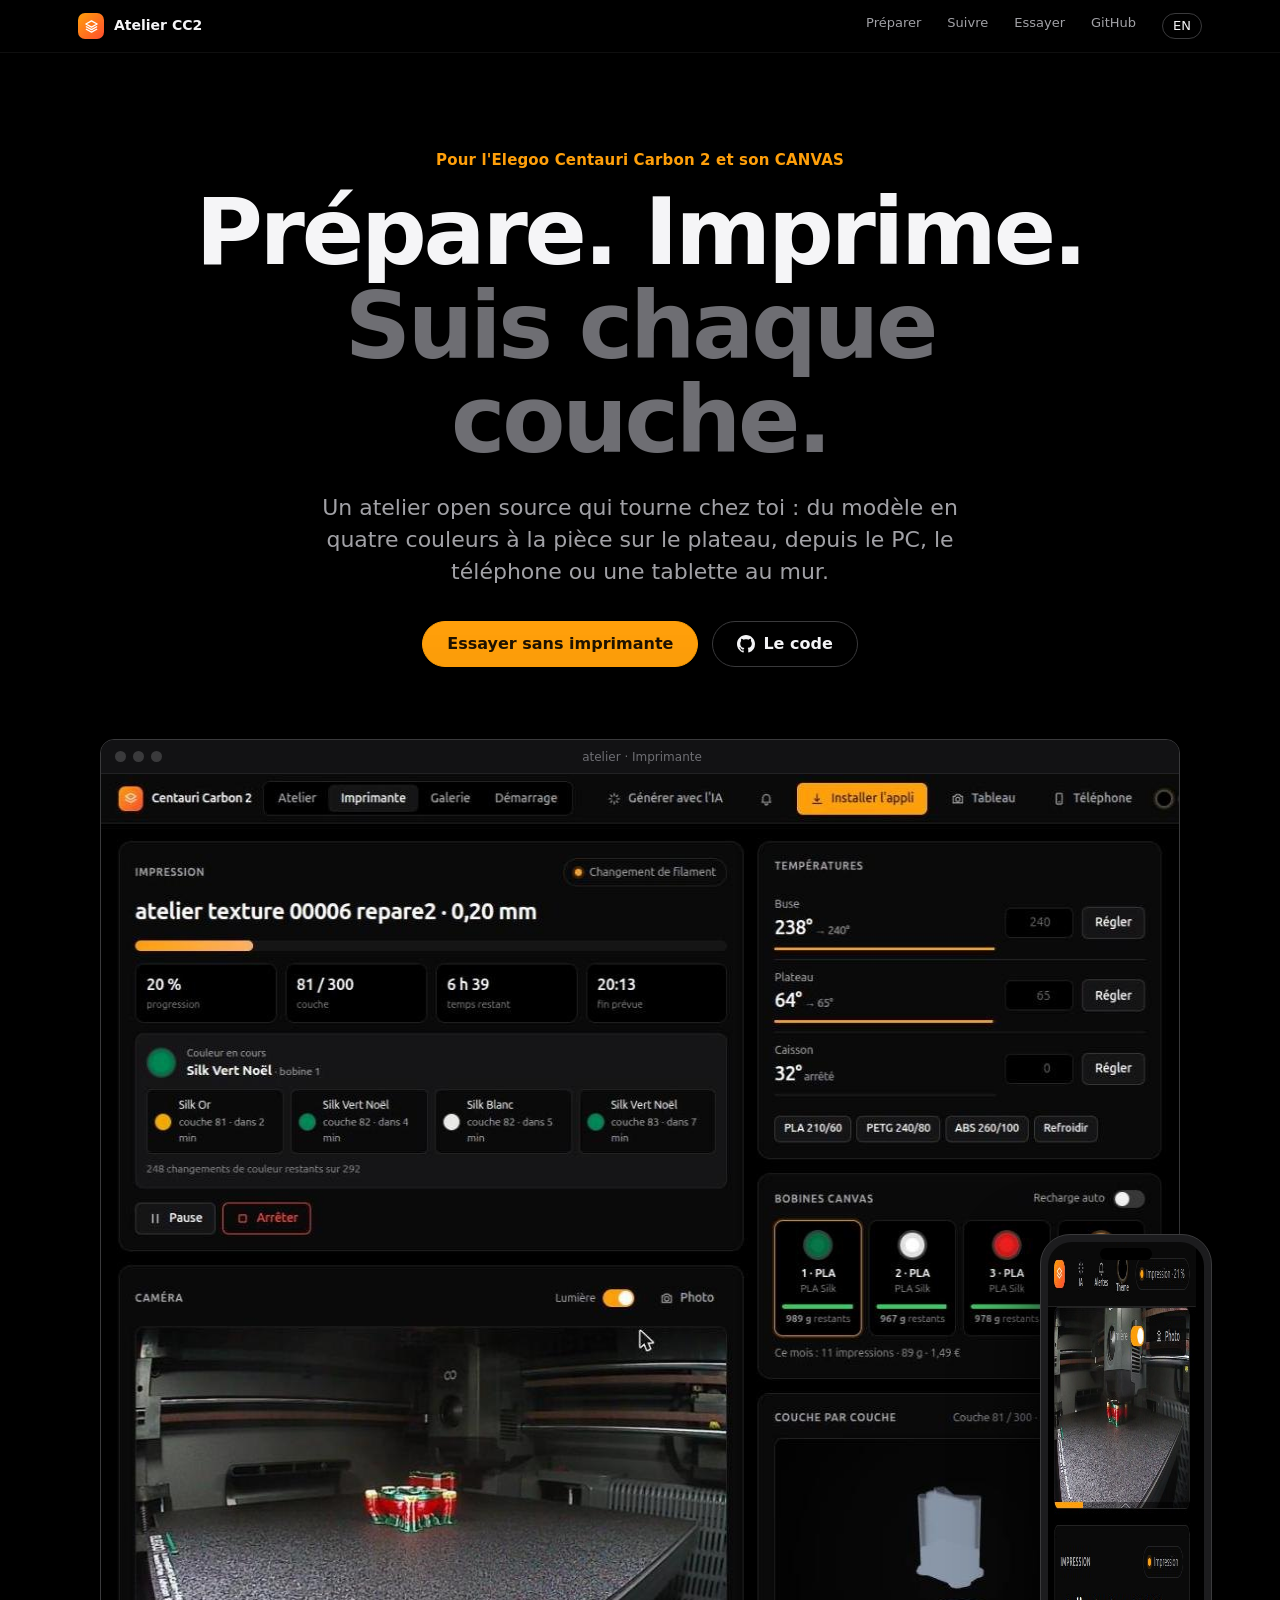
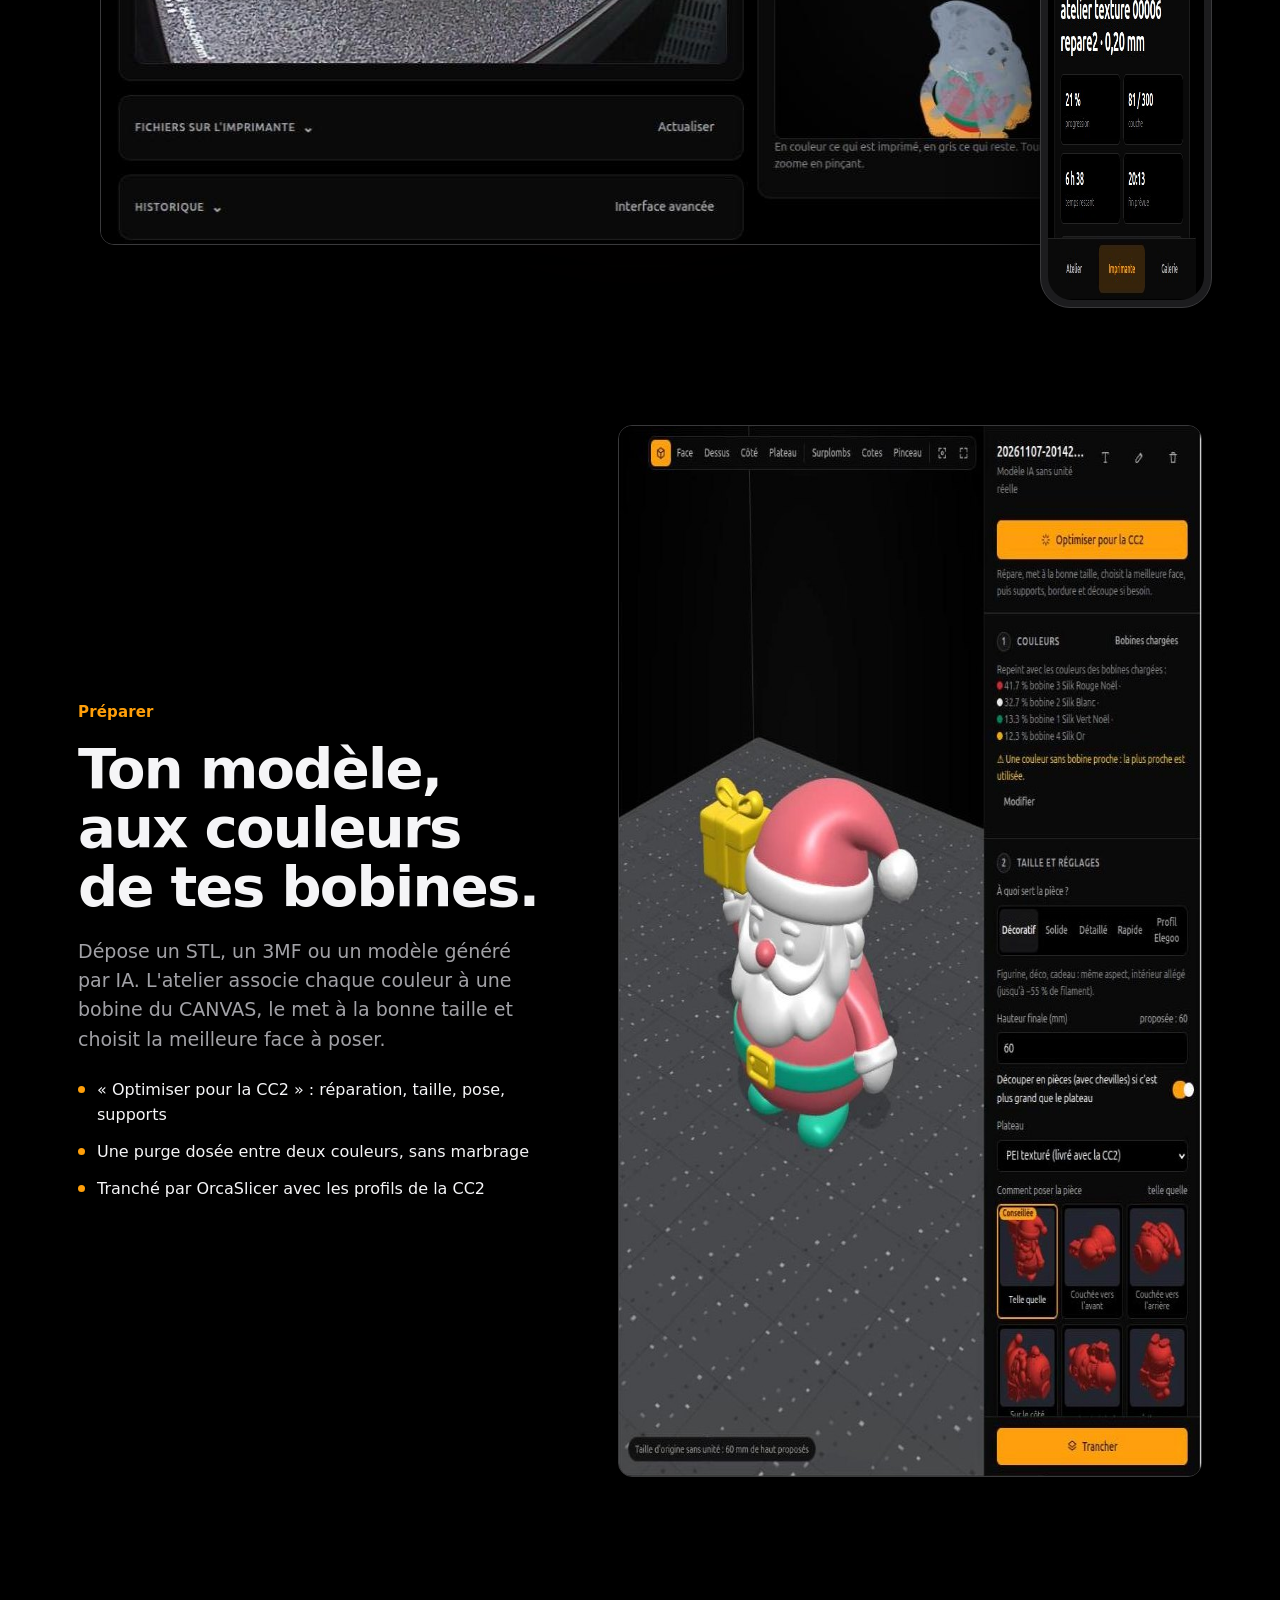
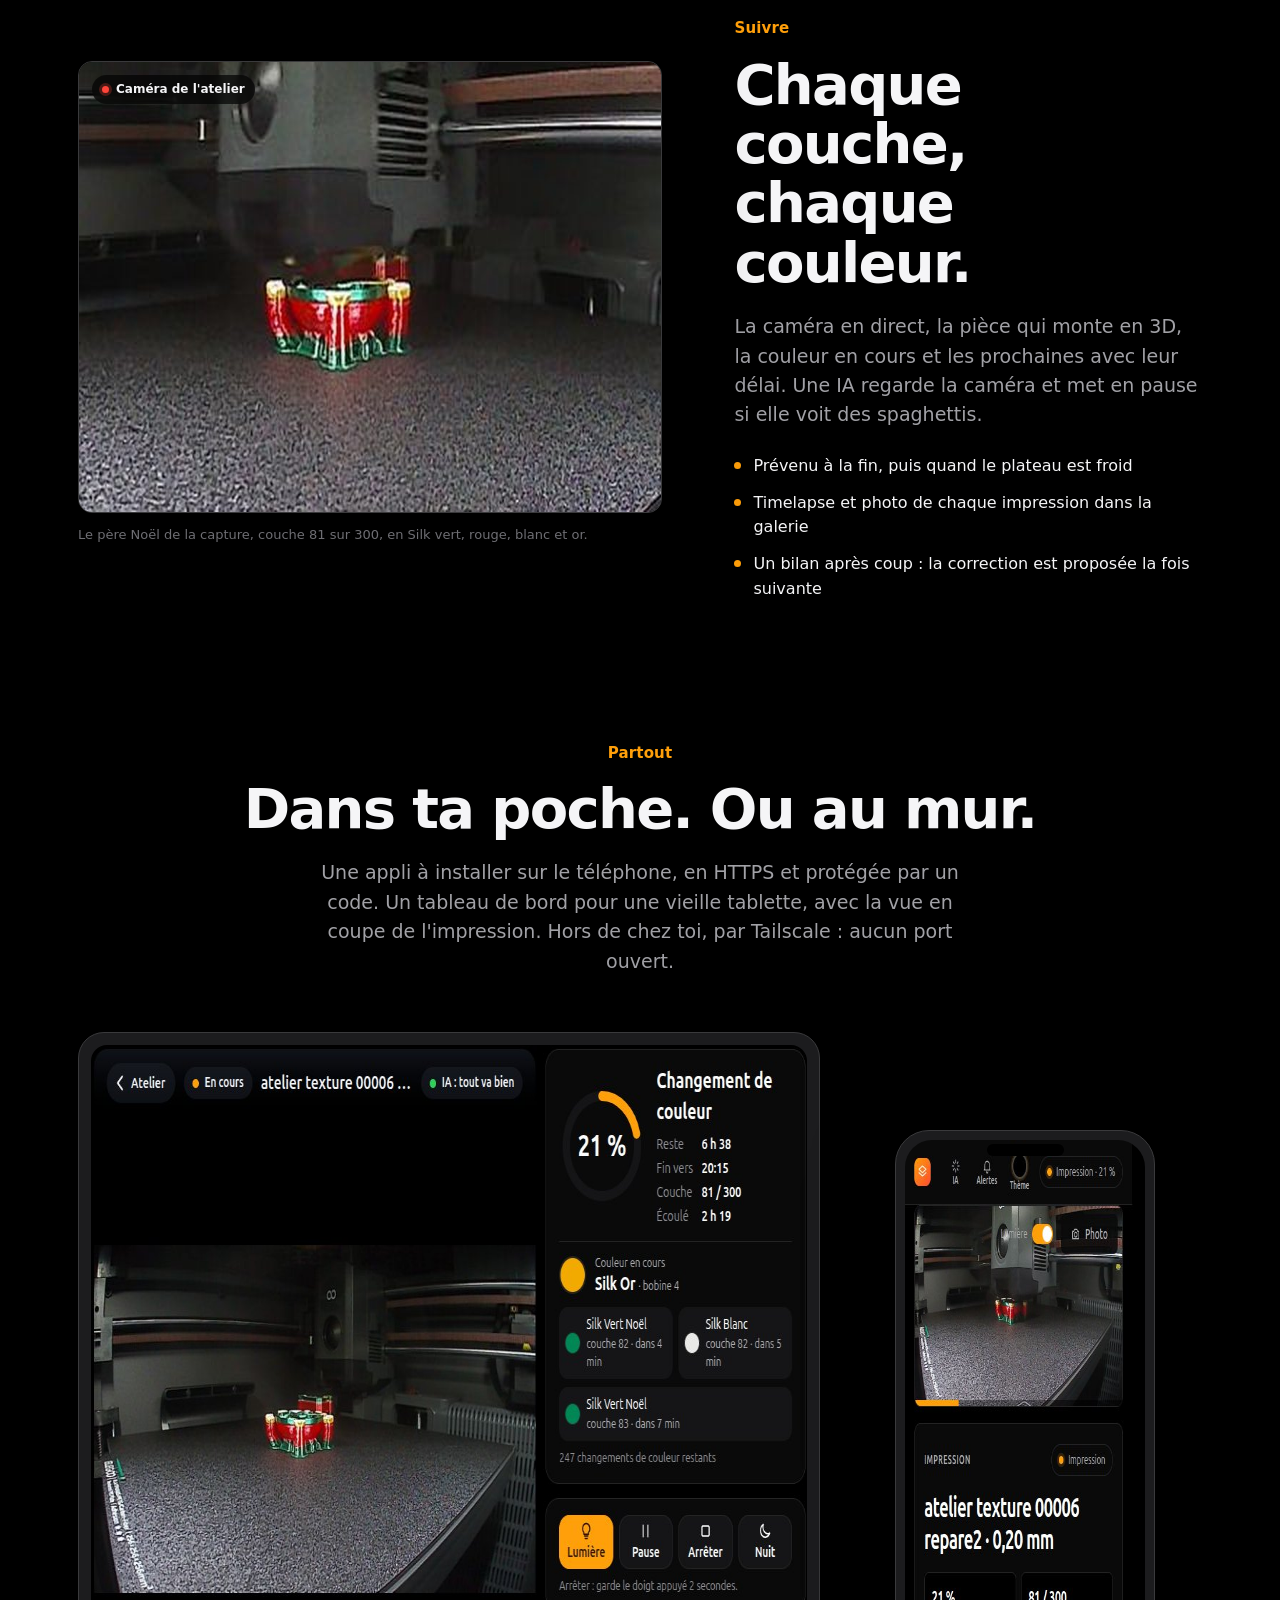
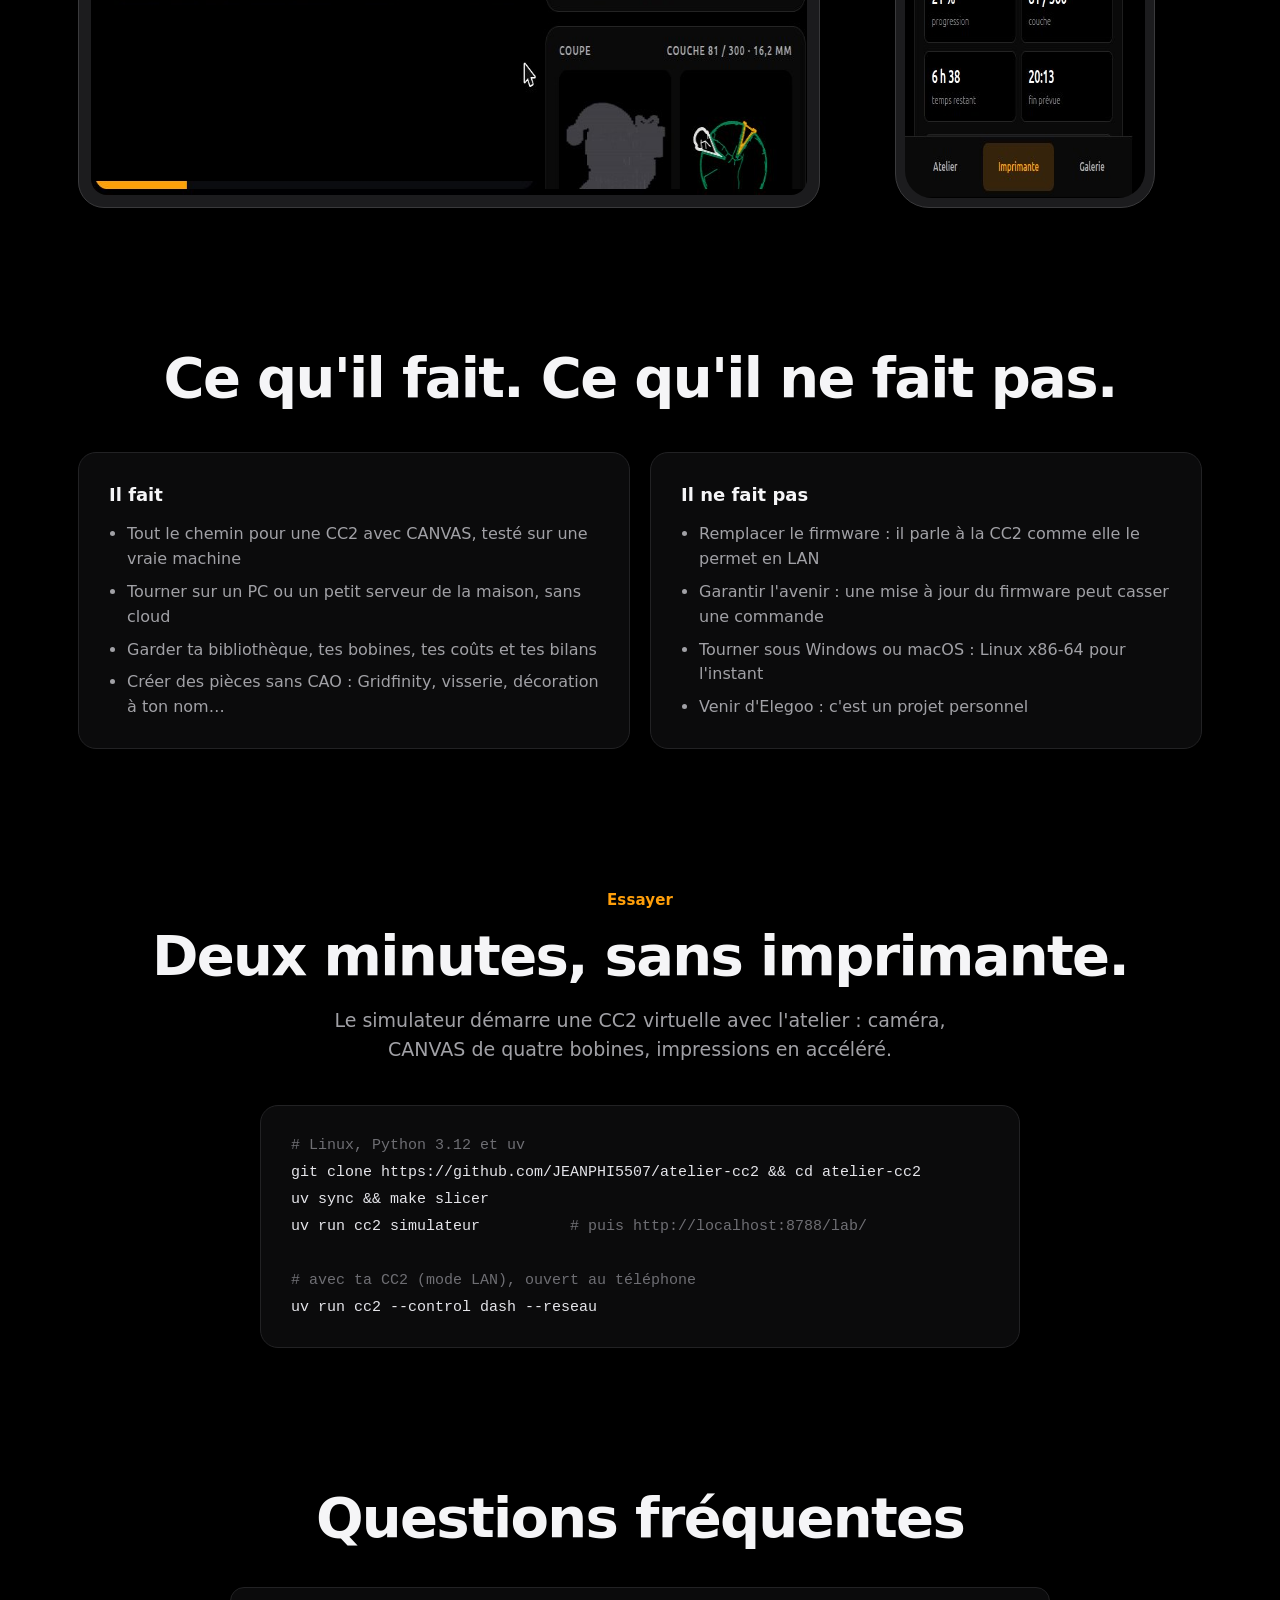
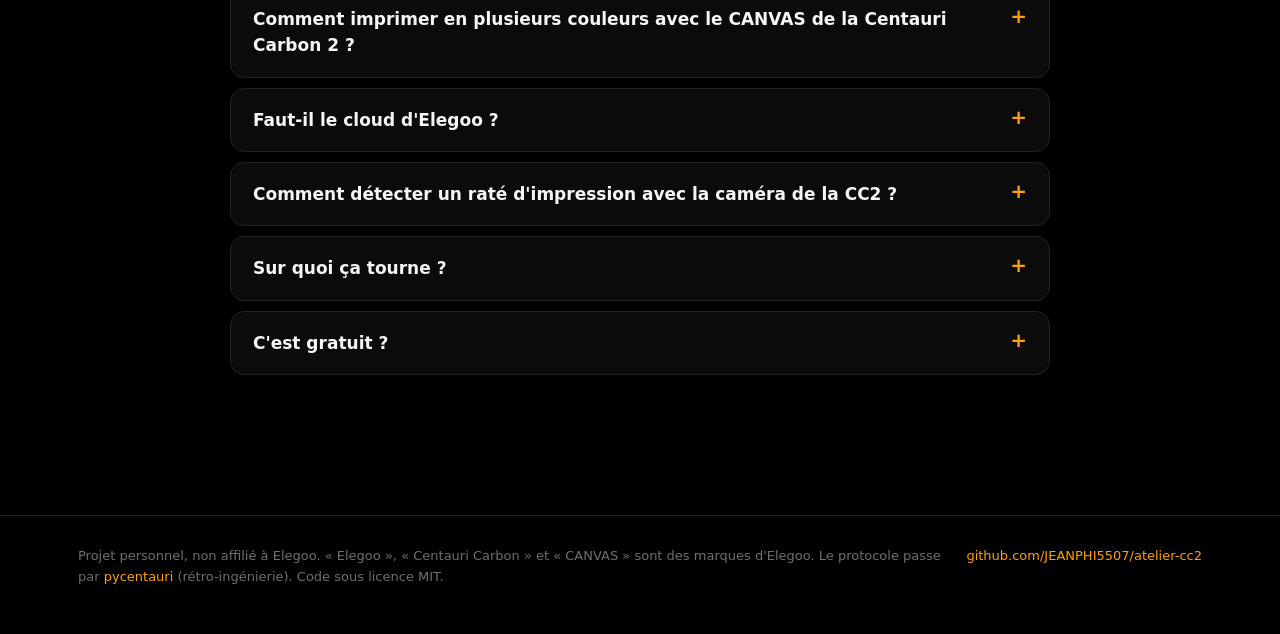
<file: docs/index.html>
<!doctype html>
<html lang="fr">
<head>
<meta charset="utf-8">
<meta name="viewport" content="width=device-width, initial-scale=1">
<title>Atelier CC2 – atelier web pour Elegoo Centauri Carbon 2 et CANVAS</title>
<meta name="description" content="Atelier web open source pour l'Elegoo Centauri Carbon 2 et son CANVAS : impression multicolore 4 bobines, tranchage OrcaSlicer, détection des ratés par caméra IA, suivi couche par couche, tablette et alertes sur le téléphone. Gratuit, sans cloud.">
<meta name="theme-color" content="#000000">
<link rel="canonical" href="https://jeanphi5507.github.io/atelier-cc2/">
<link rel="alternate" hreflang="fr" href="https://jeanphi5507.github.io/atelier-cc2/">
<link rel="alternate" hreflang="en" href="https://jeanphi5507.github.io/atelier-cc2/en.html">
<link rel="alternate" hreflang="x-default" href="https://jeanphi5507.github.io/atelier-cc2/en.html">
<meta name="robots" content="index, follow">
<meta property="og:type" content="website">
<meta property="og:site_name" content="Atelier CC2">
<meta property="og:title" content="Atelier CC2 – atelier web pour Elegoo Centauri Carbon 2 et CANVAS">
<meta property="og:description" content="Prépare, imprime et suis chaque couche de ta Centauri Carbon 2 : multicolore CANVAS, OrcaSlicer, caméra IA, tablette, alertes.">
<meta property="og:url" content="https://jeanphi5507.github.io/atelier-cc2/">
<meta property="og:image" content="https://jeanphi5507.github.io/atelier-cc2/og.jpg">
<meta property="og:image:width" content="1200">
<meta property="og:image:height" content="630">
<meta property="og:locale" content="fr_FR">
<meta property="og:locale:alternate" content="en_GB">
<meta name="twitter:card" content="summary_large_image">
<meta name="twitter:title" content="Atelier CC2 – atelier web pour Elegoo Centauri Carbon 2 et CANVAS">
<meta name="twitter:description" content="Prépare, imprime et suis chaque couche de ta Centauri Carbon 2 : multicolore CANVAS, OrcaSlicer, caméra IA, tablette, alertes.">
<meta name="twitter:image" content="https://jeanphi5507.github.io/atelier-cc2/og.jpg">
<link rel="icon" href="data:image/svg+xml,%3Csvg xmlns='http://www.w3.org/2000/svg' viewBox='0 0 32 32'%3E%3Crect width='32' height='32' rx='8' fill='%23ff9f0a'/%3E%3Cpath d='M16 7 7 12l9 5 9-5-9-5Zm-9 9 9 5 9-5M7 20l9 5 9-5' fill='none' stroke='%23fff' stroke-width='2' stroke-linejoin='round'/%3E%3C/svg%3E">
<script type="application/ld+json">[{"@context": "https://schema.org", "@type": "SoftwareApplication", "name": "Atelier CC2", "url": "https://jeanphi5507.github.io/atelier-cc2/", "description": "Atelier web open source pour l'Elegoo Centauri Carbon 2 et son CANVAS : impression multicolore 4 bobines, tranchage OrcaSlicer, détection des ratés par caméra IA, suivi couche par couche, tablette et alertes sur le téléphone. Gratuit, sans cloud.", "applicationCategory": "UtilitiesApplication", "operatingSystem": "Linux", "softwareRequirements": "Python 3.12, OrcaSlicer", "license": "https://opensource.org/licenses/MIT", "codeRepository": "https://github.com/JEANPHI5507/atelier-cc2", "inLanguage": "fr", "image": "https://jeanphi5507.github.io/atelier-cc2/og.jpg", "offers": {"@type": "Offer", "price": "0", "priceCurrency": "EUR"}, "author": {"@type": "Person", "name": "JEANPHI5507", "url": "https://github.com/JEANPHI5507"}}, {"@context": "https://schema.org", "@type": "FAQPage", "inLanguage": "fr", "mainEntity": [{"@type": "Question", "name": "Comment imprimer en plusieurs couleurs avec le CANVAS de la Centauri Carbon 2 ?", "acceptedAnswer": {"@type": "Answer", "text": "Dépose un modèle coloré (3MF, GLB, OBJ) dans l'atelier : chaque couleur est associée à la bobine la plus proche chargée dans le CANVAS, la purge est dosée selon chaque changement de couleur, puis OrcaSlicer tranche avec les profils de la CC2."}}, {"@type": "Question", "name": "Faut-il le cloud d'Elegoo ?", "acceptedAnswer": {"@type": "Answer", "text": "Non. L'atelier parle à l'imprimante en réseau local (mode LAN), et l'IA de la caméra tourne sur ta propre machine : aucune image ne sort de chez toi."}}, {"@type": "Question", "name": "Comment détecter un raté d'impression avec la caméra de la CC2 ?", "acceptedAnswer": {"@type": "Answer", "text": "L'atelier analyse une image toutes les 10 secondes avec le modèle libre d'Obico (The Spaghetti Detective). Il prévient au moindre doute, et peut mettre l'impression en pause s'il est sûr."}}, {"@type": "Question", "name": "Sur quoi ça tourne ?", "acceptedAnswer": {"@type": "Answer", "text": "Sur un PC ou un petit serveur Linux x86-64 de la maison, avec Python 3.12. On l'ouvre depuis un navigateur, un téléphone (appli installable) ou une tablette. Un simulateur permet d'essayer sans imprimante."}}, {"@type": "Question", "name": "C'est gratuit ?", "acceptedAnswer": {"@type": "Answer", "text": "Oui, le code est libre (licence MIT). Ce n'est pas un produit Elegoo : c'est un projet personnel."}}]}]</script>
<style>
  :root {
    --bg: #000; --surface: #0b0b0c; --raised: #161618; --line: #222224; --line-strong: #3a3a3c;
    --txt: #f5f5f7; --dim: #a1a1a6; --faint: #6e6e73; --acc: #ff9f0a; --acc-ink: #1f1300;
  }
  * { box-sizing: border-box; }
  html { scroll-behavior: smooth; }
  body { margin: 0; background: var(--bg); color: var(--txt); font: 17px/1.55 -apple-system, BlinkMacSystemFont, "SF Pro Text", Inter, "Segoe UI", system-ui, sans-serif; -webkit-font-smoothing: antialiased; overflow-x: hidden; }
  img { display: block; max-width: 100%; }
  a { color: var(--acc); text-decoration: none; } a:hover { text-decoration: underline; }
  .wrap { max-width: 1180px; margin: 0 auto; padding: 0 28px; }

  /* top bar */
  .top { position: sticky; top: 0; z-index: 10; background: rgba(0,0,0,.72); backdrop-filter: saturate(180%) blur(18px); border-bottom: 1px solid rgba(255,255,255,.06); }
  .top .wrap { display: flex; align-items: center; height: 52px; gap: 10px; }
  .logo { width: 26px; height: 26px; border-radius: 7px; background: linear-gradient(135deg, var(--acc), #ff4d2f); display: grid; place-items: center; }
  .logo svg { width: 15px; height: 15px; fill: none; stroke: #fff; stroke-width: 2.2; stroke-linejoin: round; }
  .top b { font-size: 14px; font-weight: 600; }
  .top nav { margin-left: auto; display: flex; gap: 26px; font-size: 13px; }
  .top nav a { color: var(--dim); } .top nav a:hover { color: var(--txt); text-decoration: none; }
  .top nav a.lang { color: var(--txt); border: 1px solid var(--line-strong); border-radius: 999px; padding: 2px 10px; }

  /* hero */
  .hero { text-align: center; padding: 96px 0 0; }
  .eyebrow { color: var(--acc); font-size: 15px; font-weight: 600; letter-spacing: .01em; margin: 0 0 14px; }
  h1 { font-size: clamp(44px, 7.6vw, 92px); line-height: 1.02; letter-spacing: -.035em; font-weight: 700; margin: 0 auto; max-width: 980px; }
  h1 em { font-style: normal; color: var(--faint); }
  .lead { color: var(--dim); font-size: clamp(18px, 2.2vw, 22px); line-height: 1.45; max-width: 700px; margin: 24px auto 34px; }
  .ctas { display: flex; gap: 14px; justify-content: center; flex-wrap: wrap; }
  .btn { display: inline-flex; align-items: center; gap: 8px; height: 46px; padding: 0 24px; border-radius: 999px; font-size: 16px; font-weight: 600; color: var(--txt); border: 1px solid var(--line-strong); }
  .btn:hover { text-decoration: none; border-color: var(--faint); }
  .btn.primary { background: var(--acc); color: var(--acc-ink); border-color: var(--acc); }
  .btn.primary:hover { filter: brightness(1.07); }
  .btn svg { width: 18px; height: 18px; fill: currentColor; }

  /* devices */
  .stage { position: relative; margin: 72px auto 0; max-width: 1080px; padding-bottom: 40px; }
  .stage::before { content: ""; position: absolute; inset: 12% 8% 0; background: radial-gradient(closest-side, rgba(255,159,10,.20), transparent); filter: blur(40px); z-index: 0; }
  .browser { position: relative; z-index: 1; border-radius: 14px; overflow: hidden; border: 1px solid var(--line-strong); background: var(--surface); box-shadow: 0 40px 120px rgba(0,0,0,.8); }
  .browser .bar { height: 34px; display: flex; align-items: center; gap: 7px; padding: 0 14px; background: #121214; border-bottom: 1px solid var(--line); }
  .browser .bar i { width: 11px; height: 11px; border-radius: 50%; background: #3a3a3c; }
  .browser .bar span { margin: 0 auto; font-size: 12px; color: var(--faint); padding-right: 50px; }
  .phone { position: absolute; z-index: 2; right: -3%; bottom: -2%; width: 16%; min-width: 120px; border-radius: 30px; padding: 7px; background: #1c1c1e; border: 1px solid #3a3a3c; box-shadow: 0 30px 80px rgba(0,0,0,.85); }
  .phone img { border-radius: 24px; }
  .phone::before { content: ""; position: absolute; top: 13px; left: 50%; width: 30%; height: 12px; margin-left: -15%; border-radius: 8px; background: #000; z-index: 1; }

  /* sections */
  section { padding: 140px 0 0; }
  .row { display: grid; grid-template-columns: 1fr 1.25fr; gap: 72px; align-items: center; }
  .row.flip { grid-template-columns: 1.25fr 1fr; } .row.flip .txt { order: 2; }
  h2 { font-size: clamp(34px, 4.6vw, 56px); line-height: 1.06; letter-spacing: -.03em; margin: 0 0 20px; font-weight: 700; }
  .txt p { color: var(--dim); font-size: 19px; margin: 0 0 24px; max-width: 520px; }
  .txt p.eyebrow, .center p.eyebrow { color: var(--acc); font-size: 15px; margin: 0 0 14px; }
  .ticks { list-style: none; padding: 0; margin: 0; display: grid; gap: 12px; }
  .ticks li { display: flex; gap: 12px; align-items: baseline; color: var(--txt); font-size: 16px; }
  .ticks li::before { content: ""; flex: none; width: 7px; height: 7px; border-radius: 50%; background: var(--acc); transform: translateY(-2px); }
  .shot { border-radius: 14px; overflow: hidden; border: 1px solid var(--line-strong); box-shadow: 0 30px 90px rgba(0,0,0,.7); }
  .cap { margin-top: 12px; font-size: 13px; color: var(--faint); }
  .live { position: relative; }
  .live .tag { position: absolute; top: 14px; left: 14px; display: inline-flex; align-items: center; gap: 7px; padding: 5px 10px; border-radius: 999px; background: rgba(0,0,0,.65); backdrop-filter: blur(6px); font-size: 12px; font-weight: 600; }
  .live .tag i { width: 7px; height: 7px; border-radius: 50%; background: #ff453a; box-shadow: 0 0 0 3px rgba(255,69,58,.25); }

  .duo { display: grid; grid-template-columns: 2.1fr 1fr; gap: 28px; align-items: end; margin-top: 56px; }
  .tablet { border-radius: 26px; padding: 12px; background: #1c1c1e; border: 1px solid #3a3a3c; box-shadow: 0 30px 90px rgba(0,0,0,.7); }
  .tablet img { border-radius: 16px; }
  .duo .phone { position: relative; right: auto; bottom: auto; width: 100%; min-width: 0; max-width: 260px; justify-self: center; border-radius: 34px; padding: 9px; } .duo .phone img { border-radius: 27px; }
  .center { text-align: center; } .center p { margin-left: auto; margin-right: auto; }
  .center .txt p, .lede { color: var(--dim); font-size: 19px; max-width: 640px; margin: 0 auto; }

  .honest { display: grid; grid-template-columns: 1fr 1fr; gap: 20px; margin-top: 44px; }
  .honest > div { border: 1px solid var(--line); border-radius: 18px; padding: 28px 30px; background: var(--surface); text-align: left; }
  .honest h3 { margin: 0 0 14px; font-size: 18px; } .honest ul { margin: 0; padding-left: 18px; color: var(--dim); display: grid; gap: 8px; font-size: 16px; }

  pre { margin: 40px auto 0; max-width: 760px; text-align: left; background: var(--surface); border: 1px solid var(--line); border-radius: 18px; padding: 26px 30px; overflow-x: auto; font: 15px/1.8 ui-monospace, "SF Mono", Menlo, Consolas, monospace; color: #e5e5ea; }
  pre .c { color: var(--faint); }

  .faq { max-width: 820px; margin: 40px auto 0; text-align: left; display: grid; gap: 10px; }
  .faq details { border: 1px solid var(--line); border-radius: 14px; background: var(--surface); padding: 18px 22px; }
  .faq summary { cursor: pointer; font-weight: 600; font-size: 17px; list-style: none; display: flex; justify-content: space-between; gap: 16px; }
  .faq summary::after { content: "+"; color: var(--acc); font-size: 20px; line-height: 1; }
  .faq details[open] summary::after { content: "−"; }
  .faq details p { color: var(--dim); margin: 12px 0 0; font-size: 16px; }
  footer { margin-top: 140px; border-top: 1px solid var(--line); padding: 30px 0 46px; color: var(--faint); font-size: 13px; line-height: 1.6; }
  footer .wrap { display: grid; grid-template-columns: 1fr auto; gap: 24px; }

  @media (max-width: 900px) {
    .row, .row.flip { grid-template-columns: 1fr; gap: 36px; } .row.flip .txt { order: 0; }
    section { padding-top: 100px; }
    .honest { grid-template-columns: 1fr; }
    .duo { grid-template-columns: 1fr; } .duo .phone { max-width: 260px; }
    footer .wrap { grid-template-columns: 1fr; }
  }
  @media (max-width: 600px) {
    .wrap { padding: 0 16px; } .top nav { gap: 16px; } .top nav .opt { display: none; }
    .hero { padding-top: 64px; } .stage { margin-top: 48px; padding-bottom: 70px; }
    .phone { width: 28%; min-width: 90px; right: -2%; border-radius: 18px; padding: 4px; } .phone img { border-radius: 14px; } .phone::before { top: 7px; height: 7px; }
    .browser .bar { height: 26px; } .browser .bar span { display: none; }
    .btn { width: 100%; justify-content: center; }
    .txt p, .lede { font-size: 17px; }
    pre { font-size: 13px; padding: 20px; }
  }
</style>
</head>
<body>
<header class="top">
  <div class="wrap">
    <span class="logo"><svg viewBox="0 0 24 24"><path d="M12 3 3 8l9 5 9-5-9-5Zm-9 9 9 5 9-5M3 16l9 5 9-5"/></svg></span>
    <b>Atelier CC2</b>
    <nav><a class="opt" href="#preparer">Préparer</a><a class="opt" href="#suivre">Suivre</a><a href="#essayer">Essayer</a><a href="https://github.com/JEANPHI5507/atelier-cc2">GitHub</a><a class="lang" href="en.html" hreflang="en" lang="en">EN</a></nav>
  </div>
</header>

<main>
  <div class="wrap hero">
    <p class="eyebrow">Pour l'Elegoo Centauri Carbon 2 et son CANVAS</p>
    <h1>Prépare. Imprime.<br><em>Suis chaque couche.</em></h1>
    <p class="lead">Un atelier open source qui tourne chez toi : du modèle en quatre couleurs à la pièce sur le plateau,
      depuis le PC, le téléphone ou une tablette au mur.</p>
    <div class="ctas">
      <a class="btn primary" href="#essayer">Essayer sans imprimante</a>
      <a class="btn" href="https://github.com/JEANPHI5507/atelier-cc2"><svg viewBox="0 0 16 16"><path d="M8 0C3.58 0 0 3.58 0 8c0 3.54 2.29 6.53 5.47 7.59.4.07.55-.17.55-.38 0-.19-.01-.82-.01-1.49-2.01.37-2.53-.49-2.69-.94-.09-.23-.48-.94-.82-1.13-.28-.15-.68-.52-.01-.53.63-.01 1.08.58 1.23.82.72 1.21 1.87.87 2.33.66.07-.52.28-.87.51-1.07-1.78-.2-3.64-.89-3.64-3.95 0-.87.31-1.59.82-2.15-.08-.2-.36-1.02.08-2.12 0 0 .67-.21 2.2.82.64-.18 1.32-.27 2-.27.68 0 1.36.09 2 .27 1.53-1.04 2.2-.82 2.2-.82.44 1.1.16 1.92.08 2.12.51.56.82 1.27.82 2.15 0 3.07-1.87 3.75-3.65 3.95.29.25.54.73.54 1.48 0 1.07-.01 1.93-.01 2.2 0 .21.15.46.55.38A8.01 8.01 0 0 0 16 8c0-4.42-3.58-8-8-8Z"/></svg>Le code</a>
    </div>
    <div class="stage">
      <div class="browser"><div class="bar"><i></i><i></i><i></i><span>atelier · Imprimante</span></div>
        <img src="suivi.jpg" alt="L'onglet Imprimante pendant une vraie impression en quatre couleurs : progression, couleur en cours et à venir, caméra, bobines du CANVAS, vue couche par couche" width="1092" height="1070"></div>
      <div class="phone"><img src="telephone.jpg" alt="Le même suivi sur un téléphone : caméra, progression et couleur en cours" width="412" height="658"></div>
    </div>
  </div>

  <section id="preparer">
    <div class="wrap row">
      <div class="txt">
        <p class="eyebrow">Préparer</p>
        <h2>Ton modèle, aux couleurs de tes bobines.</h2>
        <p>Dépose un STL, un 3MF ou un modèle généré par IA. L'atelier associe chaque couleur à une bobine du CANVAS,
          le met à la bonne taille et choisit la meilleure face à poser.</p>
        <ul class="ticks">
          <li>« Optimiser pour la CC2 » : réparation, taille, pose, supports</li>
          <li>Une purge dosée entre deux couleurs, sans marbrage</li>
          <li>Tranché par OrcaSlicer avec les profils de la CC2</li>
        </ul>
      </div>
      <div><div class="shot"><img src="preparer.jpg" alt="Un père Noël en quatre couleurs sur le plateau de la CC2, chaque couleur associée à une bobine Silk" width="822" height="1050"></div></div>
    </div>
  </section>

  <section id="suivre">
    <div class="wrap row flip">
      <div class="txt">
        <p class="eyebrow">Suivre</p>
        <h2>Chaque couche, chaque couleur.</h2>
        <p>La caméra en direct, la pièce qui monte en 3D, la couleur en cours et les prochaines avec leur délai.
          Une IA regarde la caméra et met en pause si elle voit des spaghettis.</p>
        <ul class="ticks">
          <li>Prévenu à la fin, puis quand le plateau est froid</li>
          <li>Timelapse et photo de chaque impression dans la galerie</li>
          <li>Un bilan après coup : la correction est proposée la fois suivante</li>
        </ul>
      </div>
      <div class="live"><div class="shot"><img src="piece-pere-noel.jpg" alt="Le père Noël en cours d'impression, vu par la caméra de la CC2" width="800" height="450"></div>
        <span class="tag"><i></i>Caméra de l'atelier</span>
        <p class="cap">Le père Noël de la capture, couche 81 sur 300, en Silk vert, rouge, blanc et or.</p></div>
    </div>
  </section>

  <section>
    <div class="wrap center">
      <p class="eyebrow">Partout</p>
      <h2>Dans ta poche. Ou au mur.</h2>
      <p class="lede">Une appli à installer sur le téléphone, en HTTPS et protégée par un code. Un tableau de bord pour une vieille
        tablette, avec la vue en coupe de l'impression. Hors de chez toi, par Tailscale : aucun port ouvert.</p>
      <div class="duo">
        <div class="tablet"><img src="tablette.jpg" alt="Le tableau de bord sur une tablette : caméra en grand, progression, couleurs et vue en coupe" width="1002" height="750"></div>
        <div class="phone"><img src="telephone.jpg" alt="L'atelier sur un téléphone" width="412" height="658"></div>
      </div>
    </div>
  </section>

  <section>
    <div class="wrap center">
      <h2>Ce qu'il fait. Ce qu'il ne fait pas.</h2>
      <div class="honest">
        <div><h3>Il fait</h3><ul>
          <li>Tout le chemin pour une CC2 avec CANVAS, testé sur une vraie machine</li>
          <li>Tourner sur un PC ou un petit serveur de la maison, sans cloud</li>
          <li>Garder ta bibliothèque, tes bobines, tes coûts et tes bilans</li>
          <li>Créer des pièces sans CAO : Gridfinity, visserie, décoration à ton nom…</li>
        </ul></div>
        <div><h3>Il ne fait pas</h3><ul>
          <li>Remplacer le firmware : il parle à la CC2 comme elle le permet en LAN</li>
          <li>Garantir l'avenir : une mise à jour du firmware peut casser une commande</li>
          <li>Tourner sous Windows ou macOS : Linux x86-64 pour l'instant</li>
          <li>Venir d'Elegoo : c'est un projet personnel</li>
        </ul></div>
      </div>
    </div>
  </section>

  <section id="essayer">
    <div class="wrap center">
      <p class="eyebrow">Essayer</p>
      <h2>Deux minutes, sans imprimante.</h2>
      <p class="lede">Le simulateur démarre une CC2 virtuelle avec l'atelier : caméra, CANVAS de quatre bobines, impressions en accéléré.</p>
      <pre><span class="c"># Linux, Python 3.12 et uv</span>
git clone https://github.com/JEANPHI5507/atelier-cc2 && cd atelier-cc2
uv sync && make slicer
uv run cc2 simulateur          <span class="c"># puis http://localhost:8788/lab/</span>

<span class="c"># avec ta CC2 (mode LAN), ouvert au téléphone</span>
uv run cc2 --control dash --reseau</pre>
    </div>
  </section>
  <section id="faq">
    <div class="wrap center">
      <h2>Questions fréquentes</h2>
      <div class="faq">
        <details><summary>Comment imprimer en plusieurs couleurs avec le CANVAS de la Centauri Carbon 2 ?</summary><p>Dépose un modèle coloré (3MF, GLB, OBJ) dans l'atelier : chaque couleur est associée à la bobine la plus proche chargée dans le CANVAS, la purge est dosée selon chaque changement de couleur, puis OrcaSlicer tranche avec les profils de la CC2.</p></details>
        <details><summary>Faut-il le cloud d'Elegoo ?</summary><p>Non. L'atelier parle à l'imprimante en réseau local (mode LAN), et l'IA de la caméra tourne sur ta propre machine : aucune image ne sort de chez toi.</p></details>
        <details><summary>Comment détecter un raté d'impression avec la caméra de la CC2 ?</summary><p>L'atelier analyse une image toutes les 10 secondes avec le modèle libre d'Obico (The Spaghetti Detective). Il prévient au moindre doute, et peut mettre l'impression en pause s'il est sûr.</p></details>
        <details><summary>Sur quoi ça tourne ?</summary><p>Sur un PC ou un petit serveur Linux x86-64 de la maison, avec Python 3.12. On l'ouvre depuis un navigateur, un téléphone (appli installable) ou une tablette. Un simulateur permet d'essayer sans imprimante.</p></details>
        <details><summary>C'est gratuit ?</summary><p>Oui, le code est libre (licence MIT). Ce n'est pas un produit Elegoo : c'est un projet personnel.</p></details>
      </div>
    </div>
  </section>
</main>

<footer>
  <div class="wrap">
    <span>Projet personnel, non affilié à Elegoo. « Elegoo », « Centauri Carbon » et « CANVAS » sont des marques d'Elegoo.
      Le protocole passe par <a href="https://github.com/bjan/pycentauri">pycentauri</a> (rétro-ingénierie). Code sous licence MIT.</span>
    <a href="https://github.com/JEANPHI5507/atelier-cc2">github.com/JEANPHI5507/atelier-cc2</a>
  </div>
</footer>
</body>
</html>
</file>
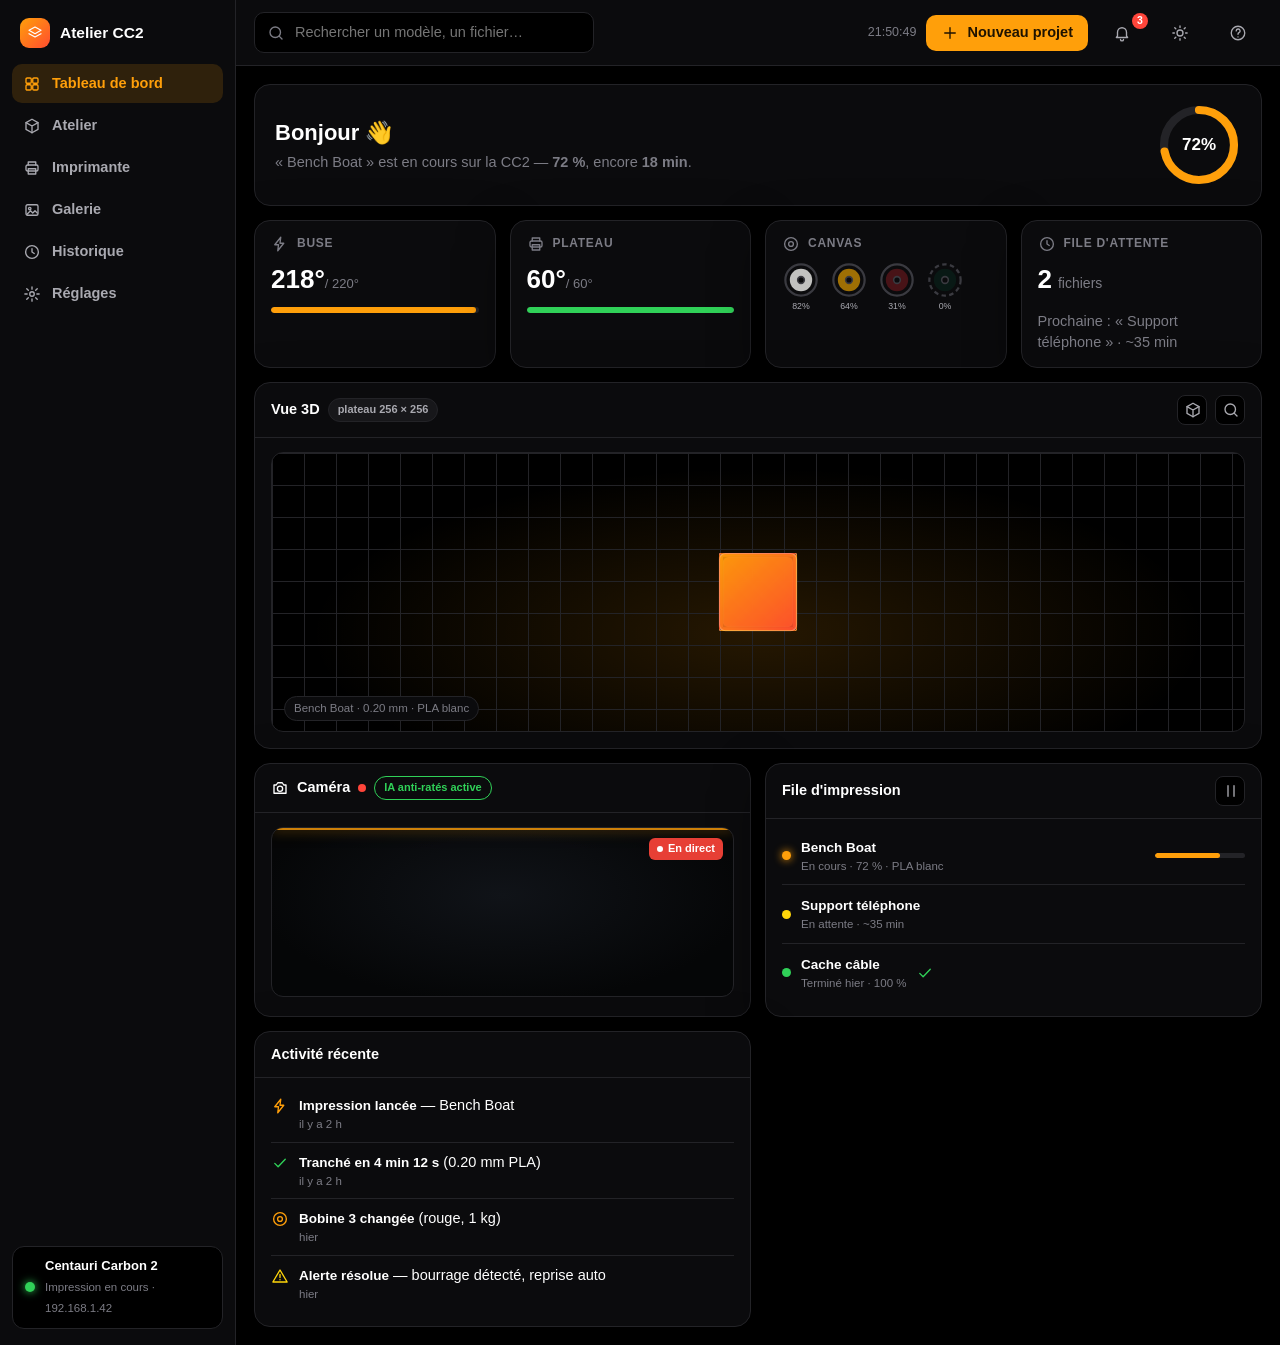
<file: maquette/index.html>
<!doctype html>
<html lang="fr" data-theme="sombre">
<head>
<meta charset="utf-8">
<meta name="viewport" content="width=device-width, initial-scale=1">
<title>Maquette — Atelier CC2 · dashboard moderne</title>
<link rel="stylesheet" href="style.css">
</head>
<body>

<svg width="0" height="0" style="position:absolute" aria-hidden="true">
  <symbol id="i-dash" viewBox="0 0 24 24"><rect x="4" y="4" width="7" height="7" rx="1.5"/><rect x="13" y="4" width="7" height="7" rx="1.5"/><rect x="4" y="13" width="7" height="7" rx="1.5"/><rect x="13" y="13" width="7" height="7" rx="1.5"/></symbol>
  <symbol id="i-layers" viewBox="0 0 24 24"><path d="m12 3 9 5-9 5-9-5 9-5Z"/><path d="m3 13 9 5 9-5"/></symbol>
  <symbol id="i-print" viewBox="0 0 24 24"><path d="M7 8V4h10v4"/><rect x="4" y="8" width="16" height="8" rx="2"/><path d="M7 13h10v7H7z"/></symbol>
  <symbol id="i-img" viewBox="0 0 24 24"><rect x="4" y="5" width="16" height="14" rx="2"/><circle cx="9" cy="10" r="1.6"/><path d="m5 18 5-5 3 3 3-3 3 3"/></symbol>
  <symbol id="i-clock" viewBox="0 0 24 24"><circle cx="12" cy="12" r="8.5"/><path d="M12 7.5V12l3 2"/></symbol>
  <symbol id="i-bell" viewBox="0 0 24 24"><path d="M6 16V11a6 6 0 0 1 12 0v5l1.5 2h-15L6 16Z"/><path d="M10 20.5a2 2 0 0 0 4 0"/></symbol>
  <symbol id="i-search" viewBox="0 0 24 24"><circle cx="11" cy="11" r="7"/><path d="m20 20-3.5-3.5"/></symbol>
  <symbol id="i-plus" viewBox="0 0 24 24"><path d="M12 5v14M5 12h14"/></symbol>
  <symbol id="i-cam" viewBox="0 0 24 24"><path d="M4 8h3l2-3h6l2 3h3v11H4z"/><circle cx="12" cy="13" r="3.5"/></symbol>
  <symbol id="i-box" viewBox="0 0 24 24"><path d="m12 3 8 4.5v9L12 21l-8-4.5v-9L12 3Z"/><path d="m4 7.5 8 4.5 8-4.5M12 12v9"/></symbol>
  <symbol id="i-bolt" viewBox="0 0 24 24"><path d="M13 3 5 13h5l-1 8 8-10h-5l1-8Z"/></symbol>
  <symbol id="i-spool" viewBox="0 0 24 24"><circle cx="12" cy="12" r="8.5"/><circle cx="12" cy="12" r="3.2"/></symbol>
  <symbol id="i-gear" viewBox="0 0 24 24"><circle cx="12" cy="12" r="3"/><path d="M12 2.5v3m0 13v3M2.5 12h3m13 0h3M5 5l2.1 2.1m9.8 9.8L19 19M19 5l-2.1 2.1M7.1 16.9 5 19"/></symbol>
  <symbol id="i-sun" viewBox="0 0 24 24"><circle cx="12" cy="12" r="4"/><path d="M12 2.5v2m0 15v2m-9.5-9.5h2m15 0h2M5 5l1.4 1.4m11.2 11.2L19 19M19 5l-1.4 1.4M6.4 17.6 5 19"/></symbol>
  <symbol id="i-moon" viewBox="0 0 24 24"><path d="M20 14.5A8.5 8.5 0 0 1 9.5 4 8.5 8.5 0 1 0 20 14.5Z"/></symbol>
  <symbol id="i-check" viewBox="0 0 24 24"><path d="m5 12.5 4.5 4.5L19 7"/></symbol>
  <symbol id="i-warn" viewBox="0 0 24 24"><path d="M12 4 2.5 20h19L12 4Z"/><path d="M12 10v4m0 3h.01"/></symbol>
  <symbol id="i-pause" viewBox="0 0 24 24"><path d="M8 5v14M16 5v14"/></symbol>
  <symbol id="i-help" viewBox="0 0 24 24"><circle cx="12" cy="12" r="9"/><path d="M9.6 9.2a2.6 2.6 0 1 1 3.7 2.4c-.9.45-1.3 1-1.3 2"/><path d="M12 17.2h.01"/></symbol>
</svg>

<div class="app">
  <aside class="side">
    <div class="brand"><div class="logo"><svg class="i"><use href="#i-layers"/></svg></div><span>Atelier CC2</span></div>
    <nav class="nav" id="nav">
      <button class="nav-i on" data-tab="dash"><svg class="i"><use href="#i-dash"/></svg><span>Tableau de bord</span></button>
      <button class="nav-i" data-tab="lab"><svg class="i"><use href="#i-box"/></svg><span>Atelier</span></button>
      <button class="nav-i" data-tab="ui"><svg class="i"><use href="#i-print"/></svg><span>Imprimante</span></button>
      <button class="nav-i" data-tab="gal"><svg class="i"><use href="#i-img"/></svg><span>Galerie</span></button>
      <button class="nav-i" data-tab="hist"><svg class="i"><use href="#i-clock"/></svg><span>Historique</span></button>
      <button class="nav-i" data-tab="set"><svg class="i"><use href="#i-gear"/></svg><span>Réglages</span></button>
    </nav>
    <div class="side-card">
      <span class="led"></span>
      <div><b>Centauri Carbon 2</b><small>Impression en cours · 192.168.1.42</small></div>
    </div>
  </aside>

  <div class="main">
    <header class="top">
      <div class="search"><svg class="i"><use href="#i-search"/></svg><input placeholder="Rechercher un modèle, un fichier…" aria-label="Rechercher"></div>
      <div class="grow"></div>
      <span class="clock" id="clock"></span>
      <button class="btn primary" id="new-btn"><svg class="i"><use href="#i-plus"/></svg><span>Nouveau projet</span></button>
      <button class="btn ghost bell" id="bell" title="Alertes" aria-label="Alertes"><svg class="i"><use href="#i-bell"/></svg><b class="badge">3</b></button>
      <button class="btn ghost" id="theme-t" title="Basculer thème sombre / clair" aria-label="Basculer le thème"><svg class="i"><use href="#i-sun"/></svg></button>
      <button class="btn ghost" id="help-t" title="Aide" aria-label="Aide"><svg class="i"><use href="#i-help"/></svg></button>
    </header>

    <main class="content">
      <section class="tab on" data-tab="dash">
        <div class="hello card">
          <div>
            <h1>Bonjour 👋</h1>
            <p class="note">« Bench Boat » est en cours sur la CC2 — <b id="hello-pct">72 %</b>, encore <b id="hello-eta">18 min</b>.</p>
          </div>
          <div class="ring-wrap">
            <svg class="ring" viewBox="0 0 72 72" aria-hidden="true">
              <circle class="ring-bg" cx="36" cy="36" r="30"/>
              <circle class="ring-fg" id="ring-fg" cx="36" cy="36" r="30" pathLength="100"/>
            </svg>
            <b id="ring-txt">72%</b>
          </div>
        </div>

        <div class="kpis">
          <article class="card kpi">
            <header class="kpi-h"><svg class="i"><use href="#i-bolt"/></svg>Buse</header>
            <b class="kpi-v"><span id="t-noz">218°</span><small>/ 220°</small></b>
            <div class="bar"><i style="width:99%"></i></div>
          </article>
          <article class="card kpi">
            <header class="kpi-h"><svg class="i"><use href="#i-print"/></svg>Plateau</header>
            <b class="kpi-v"><span id="t-bed">60°</span><small>/ 60°</small></b>
            <div class="bar"><i class="ok" style="width:100%"></i></div>
          </article>
          <article class="card kpi">
            <header class="kpi-h"><svg class="i"><use href="#i-spool"/></svg>CANVAS</header>
            <div class="spools">
              <button class="spool" data-msg="Bobine 1 — 820 g restantes (blanc)" title="Bobine 1"><svg viewBox="0 0 34 34"><circle class="rim" cx="17" cy="17" r="14"/><circle class="fill" cx="17" cy="17" r="10" fill="#E9E9E7" style="opacity:.82"/><circle class="hub" cx="17" cy="17" r="3"/></svg><small>82%</small></button>
              <button class="spool" data-msg="Bobine 2 — 640 g restantes (jaune)" title="Bobine 2"><svg viewBox="0 0 34 34"><circle class="rim" cx="17" cy="17" r="14"/><circle class="fill" cx="17" cy="17" r="10" fill="#F2A900" style="opacity:.64"/><circle class="hub" cx="17" cy="17" r="3"/></svg><small>64%</small></button>
              <button class="spool" data-msg="Bobine 3 — 310 g restantes (rouge)" title="Bobine 3"><svg viewBox="0 0 34 34"><circle class="rim" cx="17" cy="17" r="14"/><circle class="fill" cx="17" cy="17" r="10" fill="#D22630" style="opacity:.31"/><circle class="hub" cx="17" cy="17" r="3"/></svg><small>31%</small></button>
              <button class="spool" data-msg="Bobine 4 — vide, à remplacer (vert)" title="Bobine 4"><svg viewBox="0 0 34 34"><circle class="rim empty" cx="17" cy="17" r="14"/><circle class="fill" cx="17" cy="17" r="10" fill="#008755" style="opacity:.12"/><circle class="hub" cx="17" cy="17" r="3"/></svg><small>0%</small></button>
            </div>
          </article>
          <article class="card kpi">
            <header class="kpi-h"><svg class="i"><use href="#i-clock"/></svg>File d'attente</header>
            <b class="kpi-v">2<span class="kpi-s">fichiers</span></b>
            <p class="note">Prochaine : « Support téléphone » · ~35 min</p>
          </article>
        </div>

        <div class="grid">
          <article class="card view3d">
            <header class="card-h">Vue 3D <span class="pill">plateau 256 × 256</span><span class="grow"></span>
              <button class="mini" title="Pivoter"><svg class="i"><use href="#i-box"/></svg></button>
              <button class="mini" title="Zoom"><svg class="i"><use href="#i-search"/></svg></button>
            </header>
            <div class="plate">
              <div class="cube3d" aria-hidden="true"><i></i><i></i><i></i><i></i><i></i><i></i></div>
              <span class="plate-tag">Bench Boat · 0.20 mm · PLA blanc</span>
            </div>
          </article>

          <article class="card cam">
            <header class="card-h"><svg class="i"><use href="#i-cam"/></svg>Caméra <span class="rec"></span><span class="pill ok">IA anti-ratés active</span></header>
            <div class="cam-view"><div class="scan"></div><span class="cam-tag">En direct</span></div>
          </article>

          <article class="card queue">
            <header class="card-h">File d'impression <span class="grow"></span><button class="mini" id="q-pause" title="Mettre en pause"><svg class="i"><use href="#i-pause"/></svg></button></header>
            <ul class="qlist">
              <li class="on"><span class="st run"></span><div><b>Bench Boat</b><small>En cours · 72 % · PLA blanc</small></div><div class="bar slim"><i style="width:72%"></i></div></li>
              <li><span class="st wait"></span><div><b>Support téléphone</b><small>En attente · ~35 min</small></div></li>
              <li><span class="st done"></span><div><b>Cache câble</b><small>Terminé hier · 100 %</small></div><svg class="i ok-i"><use href="#i-check"/></svg></li>
            </ul>
          </article>

          <article class="card feed">
            <header class="card-h">Activité récente</header>
            <ul class="flist">
              <li><svg class="i acc"><use href="#i-bolt"/></svg><div><b>Impression lancée</b> — Bench Boat <small>il y a 2 h</small></div></li>
              <li><svg class="i ok-i"><use href="#i-check"/></svg><div><b>Tranché en 4 min 12 s</b> (0.20 mm PLA) <small>il y a 2 h</small></div></li>
              <li><svg class="i acc"><use href="#i-spool"/></svg><div><b>Bobine 3 changée</b> (rouge, 1 kg) <small>hier</small></div></li>
              <li><svg class="i warn-i"><use href="#i-warn"/></svg><div><b>Alerte résolue</b> — bourrage détecté, reprise auto <small>hier</small></div></li>
            </ul>
          </article>
        </div>
      </section>

      <section class="tab" data-tab="lab"><div class="card demo"><svg class="i big"><use href="#i-box"/></svg><h2>Atelier</h2><p class="note">Section de démonstration — la maquette ne détaille que le tableau de bord.</p></div></section>
      <section class="tab" data-tab="ui"><div class="card demo"><svg class="i big"><use href="#i-print"/></svg><h2>Imprimante</h2><p class="note">Section de démonstration — la maquette ne détaille que le tableau de bord.</p></div></section>
      <section class="tab" data-tab="gal"><div class="card demo"><svg class="i big"><use href="#i-img"/></svg><h2>Galerie</h2><p class="note">Section de démonstration — la maquette ne détaille que le tableau de bord.</p></div></section>
      <section class="tab" data-tab="hist"><div class="card demo"><svg class="i big"><use href="#i-clock"/></svg><h2>Historique</h2><p class="note">Section de démonstration — la maquette ne détaille que le tableau de bord.</p></div></section>
      <section class="tab" data-tab="set"><div class="card demo"><svg class="i big"><use href="#i-gear"/></svg><h2>Réglages</h2><p class="note">Section de démonstration — la maquette ne détaille que le tableau de bord.</p></div></section>
    </main>
  </div>
</div>

<div class="toasts" id="toasts" role="status"></div>
<script src="app.js"></script>
</body>
</html>
</file>
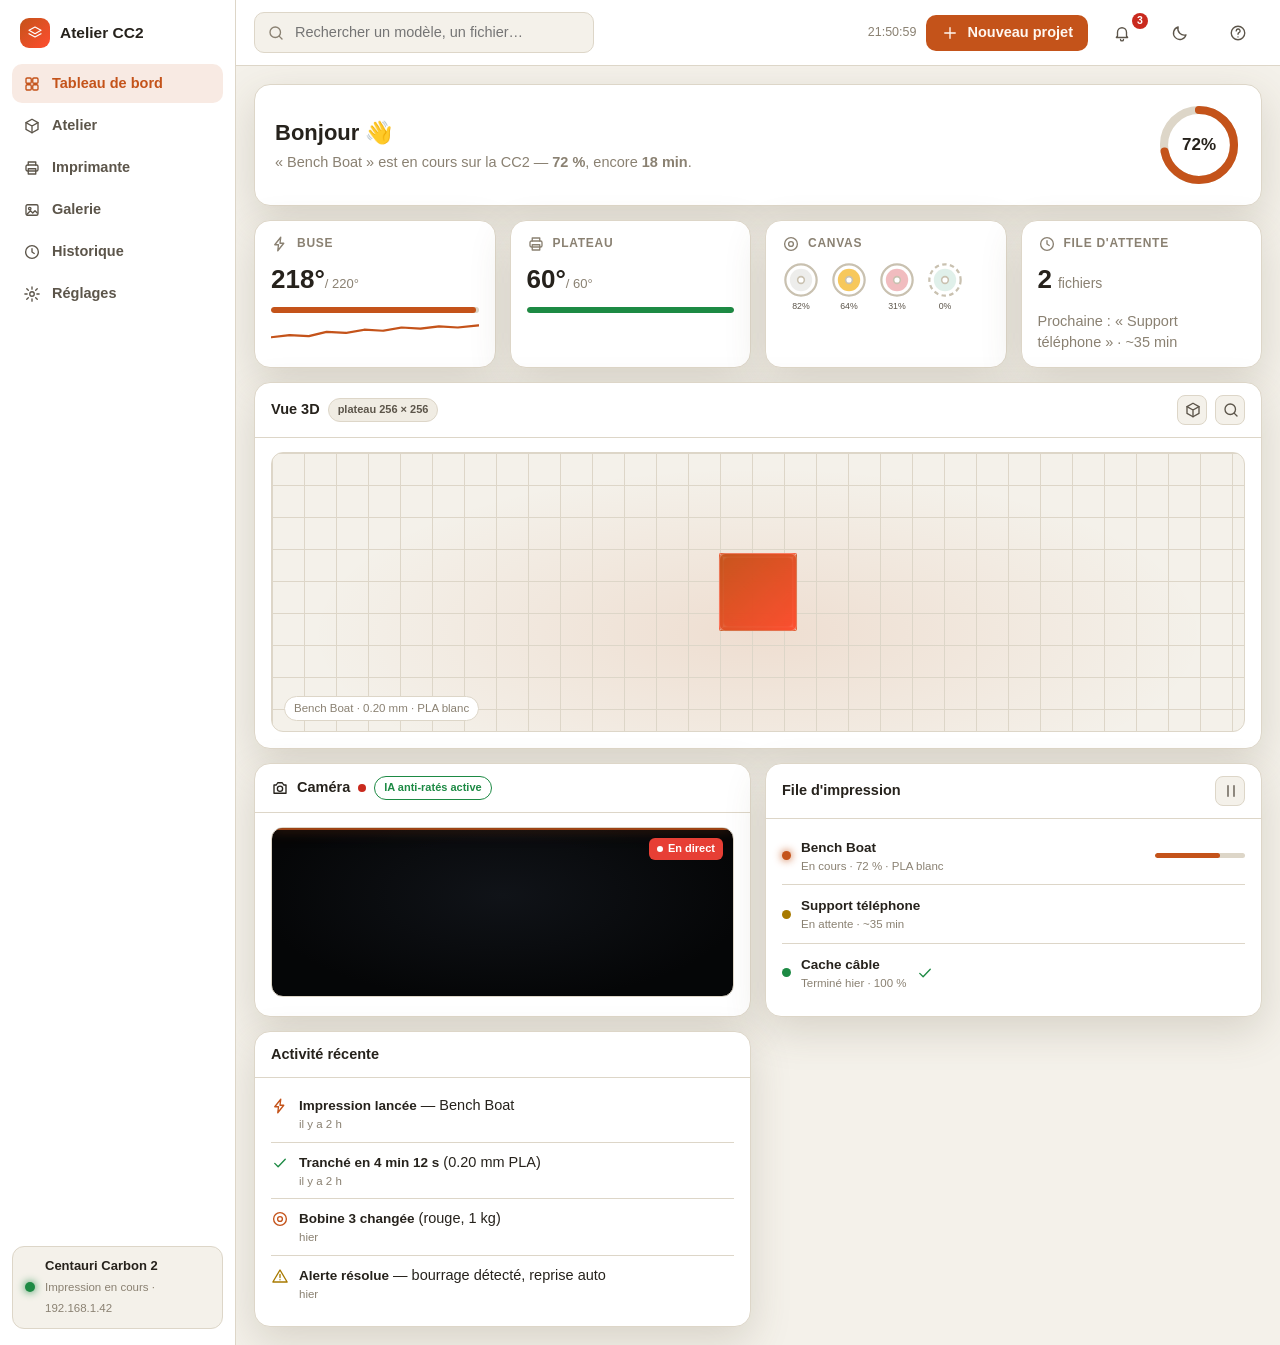
<file: src/elegoo_lab/web/maquette/index.html>
<!doctype html>
<html lang="fr" data-theme="sombre">
<head>
<meta charset="utf-8">
<meta name="viewport" content="width=device-width, initial-scale=1">
<meta name="description" content="Maquette UI premium de l'atelier CC2 : dashboard sombre OLED, KPI live, vue 3D, caméra, file d'attente. 100 % vectoriel, autonome.">
<meta name="theme-color" content="#000000">
<title>Maquette — Atelier CC2 · dashboard moderne</title>
<link rel="icon" href="favicon.svg" type="image/svg+xml">
<link rel="stylesheet" href="style.css">
</head>
<body>

<svg width="0" height="0" style="position:absolute" aria-hidden="true">
  <symbol id="i-dash" viewBox="0 0 24 24"><rect x="4" y="4" width="7" height="7" rx="1.5"/><rect x="13" y="4" width="7" height="7" rx="1.5"/><rect x="4" y="13" width="7" height="7" rx="1.5"/><rect x="13" y="13" width="7" height="7" rx="1.5"/></symbol>
  <symbol id="i-layers" viewBox="0 0 24 24"><path d="m12 3 9 5-9 5-9-5 9-5Z"/><path d="m3 13 9 5 9-5"/></symbol>
  <symbol id="i-print" viewBox="0 0 24 24"><path d="M7 8V4h10v4"/><rect x="4" y="8" width="16" height="8" rx="2"/><path d="M7 13h10v7H7z"/></symbol>
  <symbol id="i-img" viewBox="0 0 24 24"><rect x="4" y="5" width="16" height="14" rx="2"/><circle cx="9" cy="10" r="1.6"/><path d="m5 18 5-5 3 3 3-3 3 3"/></symbol>
  <symbol id="i-clock" viewBox="0 0 24 24"><circle cx="12" cy="12" r="8.5"/><path d="M12 7.5V12l3 2"/></symbol>
  <symbol id="i-bell" viewBox="0 0 24 24"><path d="M6 16V11a6 6 0 0 1 12 0v5l1.5 2h-15L6 16Z"/><path d="M10 20.5a2 2 0 0 0 4 0"/></symbol>
  <symbol id="i-search" viewBox="0 0 24 24"><circle cx="11" cy="11" r="7"/><path d="m20 20-3.5-3.5"/></symbol>
  <symbol id="i-plus" viewBox="0 0 24 24"><path d="M12 5v14M5 12h14"/></symbol>
  <symbol id="i-cam" viewBox="0 0 24 24"><path d="M4 8h3l2-3h6l2 3h3v11H4z"/><circle cx="12" cy="13" r="3.5"/></symbol>
  <symbol id="i-box" viewBox="0 0 24 24"><path d="m12 3 8 4.5v9L12 21l-8-4.5v-9L12 3Z"/><path d="m4 7.5 8 4.5 8-4.5M12 12v9"/></symbol>
  <symbol id="i-bolt" viewBox="0 0 24 24"><path d="M13 3 5 13h5l-1 8 8-10h-5l1-8Z"/></symbol>
  <symbol id="i-spool" viewBox="0 0 24 24"><circle cx="12" cy="12" r="8.5"/><circle cx="12" cy="12" r="3.2"/></symbol>
  <symbol id="i-gear" viewBox="0 0 24 24"><circle cx="12" cy="12" r="3"/><path d="M12 2.5v3m0 13v3M2.5 12h3m13 0h3M5 5l2.1 2.1m9.8 9.8L19 19M19 5l-2.1 2.1M7.1 16.9 5 19"/></symbol>
  <symbol id="i-sun" viewBox="0 0 24 24"><circle cx="12" cy="12" r="4"/><path d="M12 2.5v2m0 15v2m-9.5-9.5h2m15 0h2M5 5l1.4 1.4m11.2 11.2L19 19M19 5l-1.4 1.4M6.4 17.6 5 19"/></symbol>
  <symbol id="i-moon" viewBox="0 0 24 24"><path d="M20 14.5A8.5 8.5 0 0 1 9.5 4 8.5 8.5 0 1 0 20 14.5Z"/></symbol>
  <symbol id="i-check" viewBox="0 0 24 24"><path d="m5 12.5 4.5 4.5L19 7"/></symbol>
  <symbol id="i-warn" viewBox="0 0 24 24"><path d="M12 4 2.5 20h19L12 4Z"/><path d="M12 10v4m0 3h.01"/></symbol>
  <symbol id="i-pause" viewBox="0 0 24 24"><path d="M8 5v14M16 5v14"/></symbol>
  <symbol id="i-help" viewBox="0 0 24 24"><circle cx="12" cy="12" r="9"/><path d="M9.6 9.2a2.6 2.6 0 1 1 3.7 2.4c-.9.45-1.3 1-1.3 2"/><path d="M12 17.2h.01"/></symbol>
</svg>

<div class="app">
  <aside class="side">
    <div class="brand"><div class="logo"><svg class="i"><use href="#i-layers"/></svg></div><span>Atelier CC2</span></div>
    <nav class="nav" id="nav">
      <button class="nav-i on" data-tab="dash"><svg class="i"><use href="#i-dash"/></svg><span>Tableau de bord</span></button>
      <button class="nav-i" data-tab="lab"><svg class="i"><use href="#i-box"/></svg><span>Atelier</span></button>
      <button class="nav-i" data-tab="ui"><svg class="i"><use href="#i-print"/></svg><span>Imprimante</span></button>
      <button class="nav-i" data-tab="gal"><svg class="i"><use href="#i-img"/></svg><span>Galerie</span></button>
      <button class="nav-i" data-tab="hist"><svg class="i"><use href="#i-clock"/></svg><span>Historique</span></button>
      <button class="nav-i" data-tab="set"><svg class="i"><use href="#i-gear"/></svg><span>Réglages</span></button>
    </nav>
    <div class="side-card">
      <span class="led"></span>
      <div><b>Centauri Carbon 2</b><small>Impression en cours · 192.168.1.42</small></div>
    </div>
  </aside>

  <div class="main">
    <header class="top">
      <div class="search"><svg class="i"><use href="#i-search"/></svg><input placeholder="Rechercher un modèle, un fichier…" aria-label="Rechercher"></div>
      <div class="grow"></div>
      <span class="clock" id="clock"></span>
      <button class="btn primary" id="new-btn"><svg class="i"><use href="#i-plus"/></svg><span>Nouveau projet</span></button>
      <button class="btn ghost bell" id="bell" title="Alertes" aria-label="Alertes"><svg class="i"><use href="#i-bell"/></svg><b class="badge">3</b></button>
      <button class="btn ghost" id="theme-t" title="Basculer thème sombre / clair" aria-label="Basculer le thème"><svg class="i"><use href="#i-sun"/></svg></button>
      <button class="btn ghost" id="help-t" title="Aide" aria-label="Aide"><svg class="i"><use href="#i-help"/></svg></button>
    </header>

    <main class="content">
      <section class="tab on" data-tab="dash">
        <div class="hello card">
          <div>
            <h1>Bonjour 👋</h1>
            <p class="note">« Bench Boat » est en cours sur la CC2 — <b id="hello-pct">72 %</b>, encore <b id="hello-eta">18 min</b>.</p>
          </div>
          <div class="ring-wrap">
            <svg class="ring" viewBox="0 0 72 72" aria-hidden="true">
              <circle class="ring-bg" cx="36" cy="36" r="30"/>
              <circle class="ring-fg" id="ring-fg" cx="36" cy="36" r="30" pathLength="100"/>
            </svg>
            <b id="ring-txt">72%</b>
          </div>
        </div>

        <div class="kpis">
          <article class="card kpi">
            <header class="kpi-h"><svg class="i"><use href="#i-bolt"/></svg>Buse</header>
            <b class="kpi-v"><span id="t-noz">218°</span><small>/ 220°</small></b>
            <div class="bar"><i style="width:99%"></i></div>
            <svg class="spark" viewBox="0 0 100 24" preserveAspectRatio="none" aria-hidden="true"><polyline pathLength="100" points="0,15 9,13 18,14 27,10 36,11 45,8 54,9 63,6 72,7 81,5 90,6 100,4"/></svg>
          </article>
          <article class="card kpi">
            <header class="kpi-h"><svg class="i"><use href="#i-print"/></svg>Plateau</header>
            <b class="kpi-v"><span id="t-bed">60°</span><small>/ 60°</small></b>
            <div class="bar"><i class="ok" style="width:100%"></i></div>
          </article>
          <article class="card kpi">
            <header class="kpi-h"><svg class="i"><use href="#i-spool"/></svg>CANVAS</header>
            <div class="spools">
              <button class="spool" data-msg="Bobine 1 — 820 g restantes (blanc)" title="Bobine 1"><svg viewBox="0 0 34 34"><circle class="rim" cx="17" cy="17" r="14"/><circle class="fill" cx="17" cy="17" r="10" fill="#E9E9E7" style="opacity:.82"/><circle class="hub" cx="17" cy="17" r="3"/></svg><small>82%</small></button>
              <button class="spool" data-msg="Bobine 2 — 640 g restantes (jaune)" title="Bobine 2"><svg viewBox="0 0 34 34"><circle class="rim" cx="17" cy="17" r="14"/><circle class="fill" cx="17" cy="17" r="10" fill="#F2A900" style="opacity:.64"/><circle class="hub" cx="17" cy="17" r="3"/></svg><small>64%</small></button>
              <button class="spool" data-msg="Bobine 3 — 310 g restantes (rouge)" title="Bobine 3"><svg viewBox="0 0 34 34"><circle class="rim" cx="17" cy="17" r="14"/><circle class="fill" cx="17" cy="17" r="10" fill="#D22630" style="opacity:.31"/><circle class="hub" cx="17" cy="17" r="3"/></svg><small>31%</small></button>
              <button class="spool" data-msg="Bobine 4 — vide, à remplacer (vert)" title="Bobine 4"><svg viewBox="0 0 34 34"><circle class="rim empty" cx="17" cy="17" r="14"/><circle class="fill" cx="17" cy="17" r="10" fill="#008755" style="opacity:.12"/><circle class="hub" cx="17" cy="17" r="3"/></svg><small>0%</small></button>
            </div>
          </article>
          <article class="card kpi">
            <header class="kpi-h"><svg class="i"><use href="#i-clock"/></svg>File d'attente</header>
            <b class="kpi-v">2<span class="kpi-s">fichiers</span></b>
            <p class="note">Prochaine : « Support téléphone » · ~35 min</p>
          </article>
        </div>

        <div class="grid">
          <article class="card view3d">
            <header class="card-h">Vue 3D <span class="pill">plateau 256 × 256</span><span class="grow"></span>
              <button class="mini" title="Pivoter"><svg class="i"><use href="#i-box"/></svg></button>
              <button class="mini" title="Zoom"><svg class="i"><use href="#i-search"/></svg></button>
            </header>
            <div class="plate">
              <div class="cube3d" aria-hidden="true"><i></i><i></i><i></i><i></i><i></i><i></i></div>
              <span class="plate-tag">Bench Boat · 0.20 mm · PLA blanc</span>
            </div>
          </article>

          <article class="card cam">
            <header class="card-h"><svg class="i"><use href="#i-cam"/></svg>Caméra <span class="rec"></span><span class="pill ok">IA anti-ratés active</span></header>
            <div class="cam-view"><div class="scan"></div><span class="cam-tag">En direct</span></div>
          </article>

          <article class="card queue">
            <header class="card-h">File d'impression <span class="grow"></span><button class="mini" id="q-pause" title="Mettre en pause"><svg class="i"><use href="#i-pause"/></svg></button></header>
            <ul class="qlist">
              <li class="on"><span class="st run"></span><div><b>Bench Boat</b><small>En cours · 72 % · PLA blanc</small></div><div class="bar slim"><i style="width:72%"></i></div></li>
              <li><span class="st wait"></span><div><b>Support téléphone</b><small>En attente · ~35 min</small></div></li>
              <li><span class="st done"></span><div><b>Cache câble</b><small>Terminé hier · 100 %</small></div><svg class="i ok-i"><use href="#i-check"/></svg></li>
            </ul>
          </article>

          <article class="card feed">
            <header class="card-h">Activité récente</header>
            <ul class="flist">
              <li><svg class="i acc"><use href="#i-bolt"/></svg><div><b>Impression lancée</b> — Bench Boat <small>il y a 2 h</small></div></li>
              <li><svg class="i ok-i"><use href="#i-check"/></svg><div><b>Tranché en 4 min 12 s</b> (0.20 mm PLA) <small>il y a 2 h</small></div></li>
              <li><svg class="i acc"><use href="#i-spool"/></svg><div><b>Bobine 3 changée</b> (rouge, 1 kg) <small>hier</small></div></li>
              <li><svg class="i warn-i"><use href="#i-warn"/></svg><div><b>Alerte résolue</b> — bourrage détecté, reprise auto <small>hier</small></div></li>
            </ul>
          </article>
        </div>
      </section>

      <section class="tab" data-tab="lab"><div class="card demo"><svg class="i big"><use href="#i-box"/></svg><h2>Atelier</h2><p class="note">Section de démonstration — la maquette ne détaille que le tableau de bord.</p></div></section>
      <section class="tab" data-tab="ui"><div class="card demo"><svg class="i big"><use href="#i-print"/></svg><h2>Imprimante</h2><p class="note">Section de démonstration — la maquette ne détaille que le tableau de bord.</p></div></section>
      <section class="tab" data-tab="gal"><div class="card demo"><svg class="i big"><use href="#i-img"/></svg><h2>Galerie</h2><p class="note">Section de démonstration — la maquette ne détaille que le tableau de bord.</p></div></section>
      <section class="tab" data-tab="hist"><div class="card demo"><svg class="i big"><use href="#i-clock"/></svg><h2>Historique</h2><p class="note">Section de démonstration — la maquette ne détaille que le tableau de bord.</p></div></section>
      <section class="tab" data-tab="set"><div class="card demo"><svg class="i big"><use href="#i-gear"/></svg><h2>Réglages</h2><p class="note">Section de démonstration — la maquette ne détaille que le tableau de bord.</p></div></section>
    </main>
  </div>
</div>

<div class="toasts" id="toasts" role="status"></div>
<script src="app.js"></script>
</body>
</html>
</file>
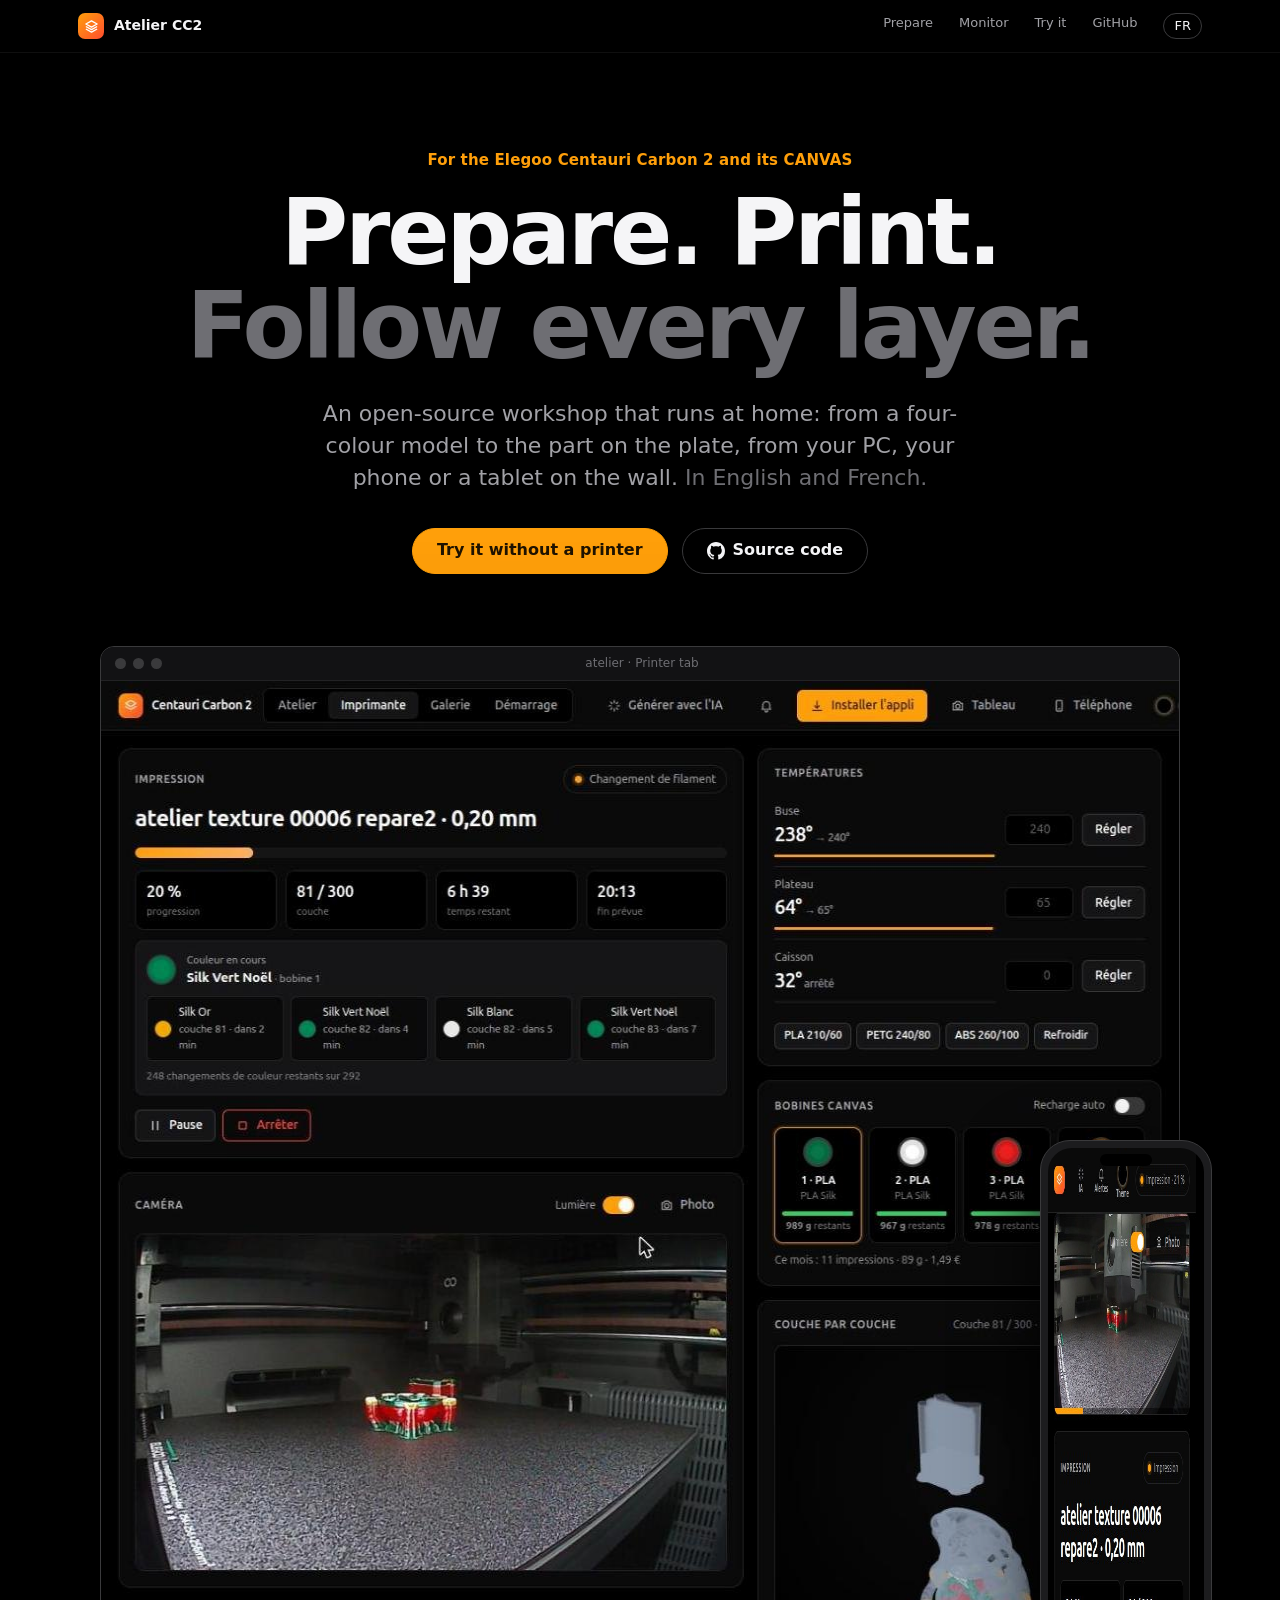
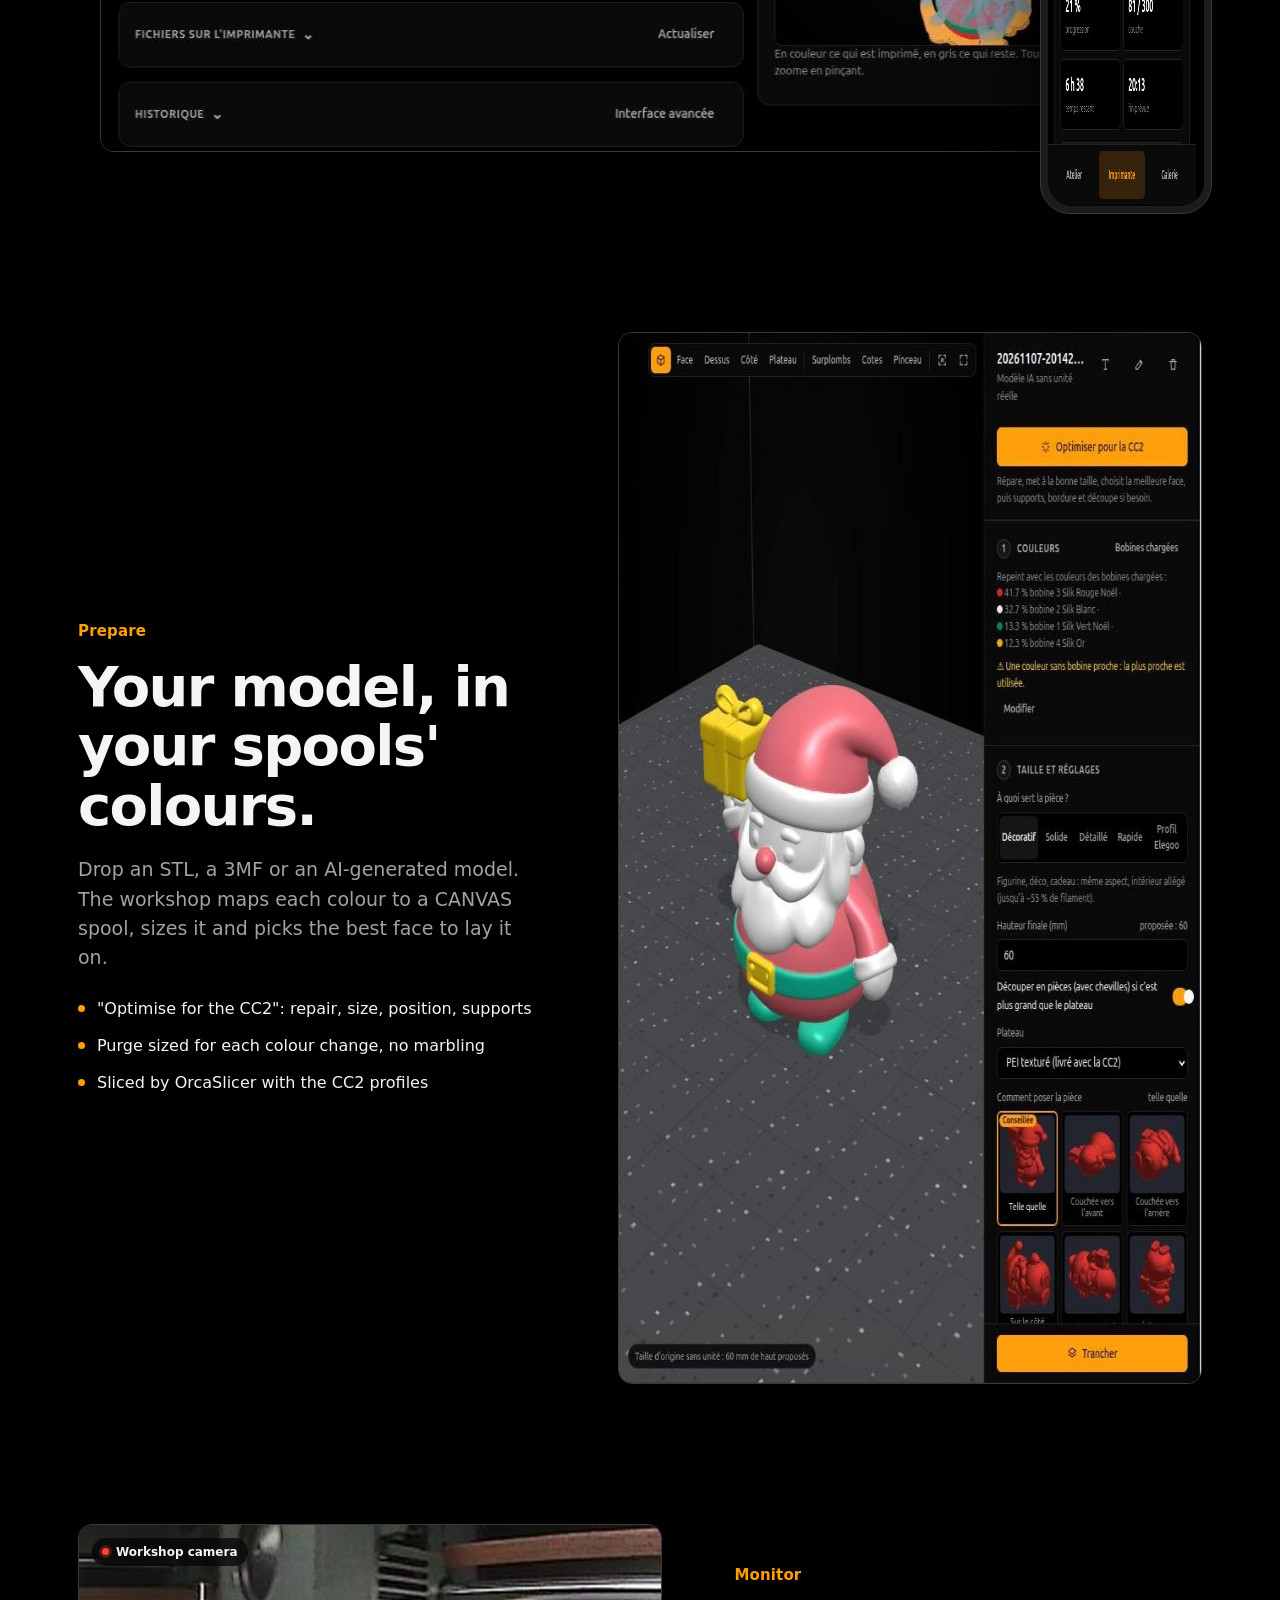
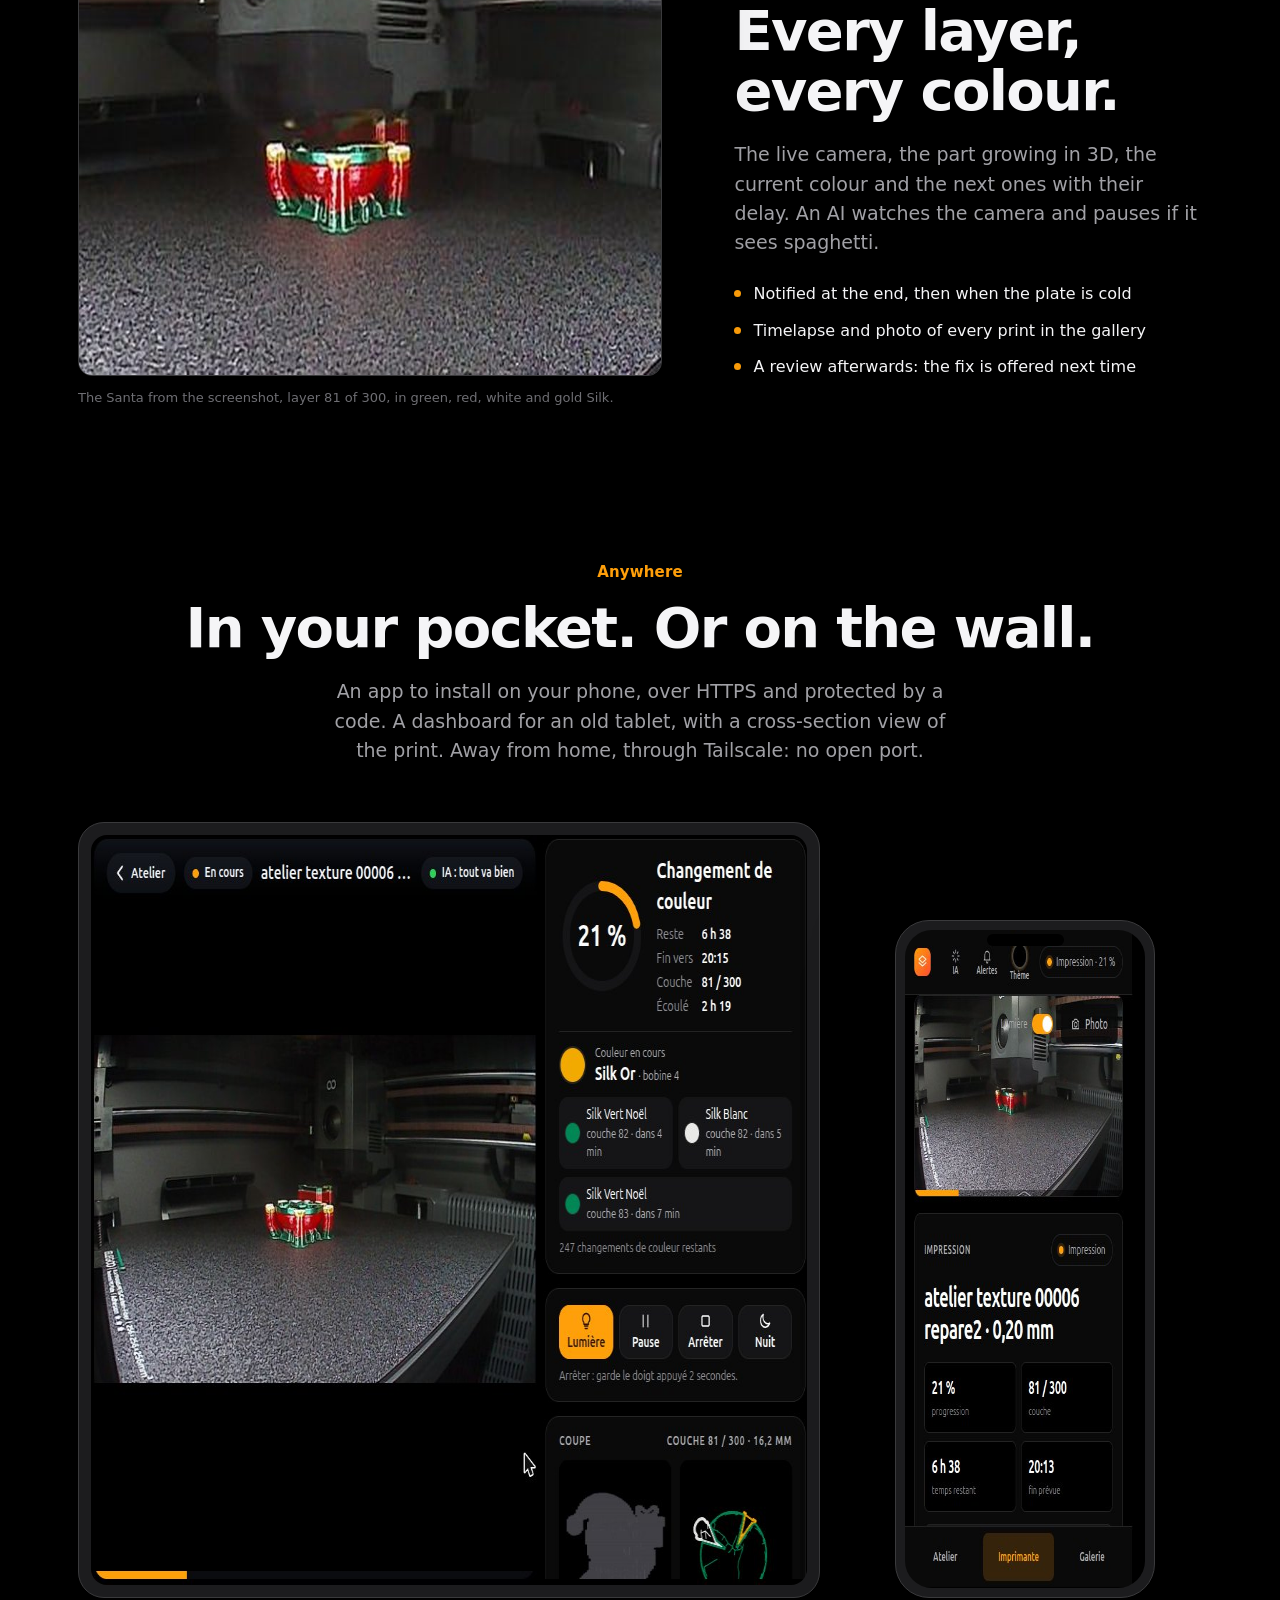
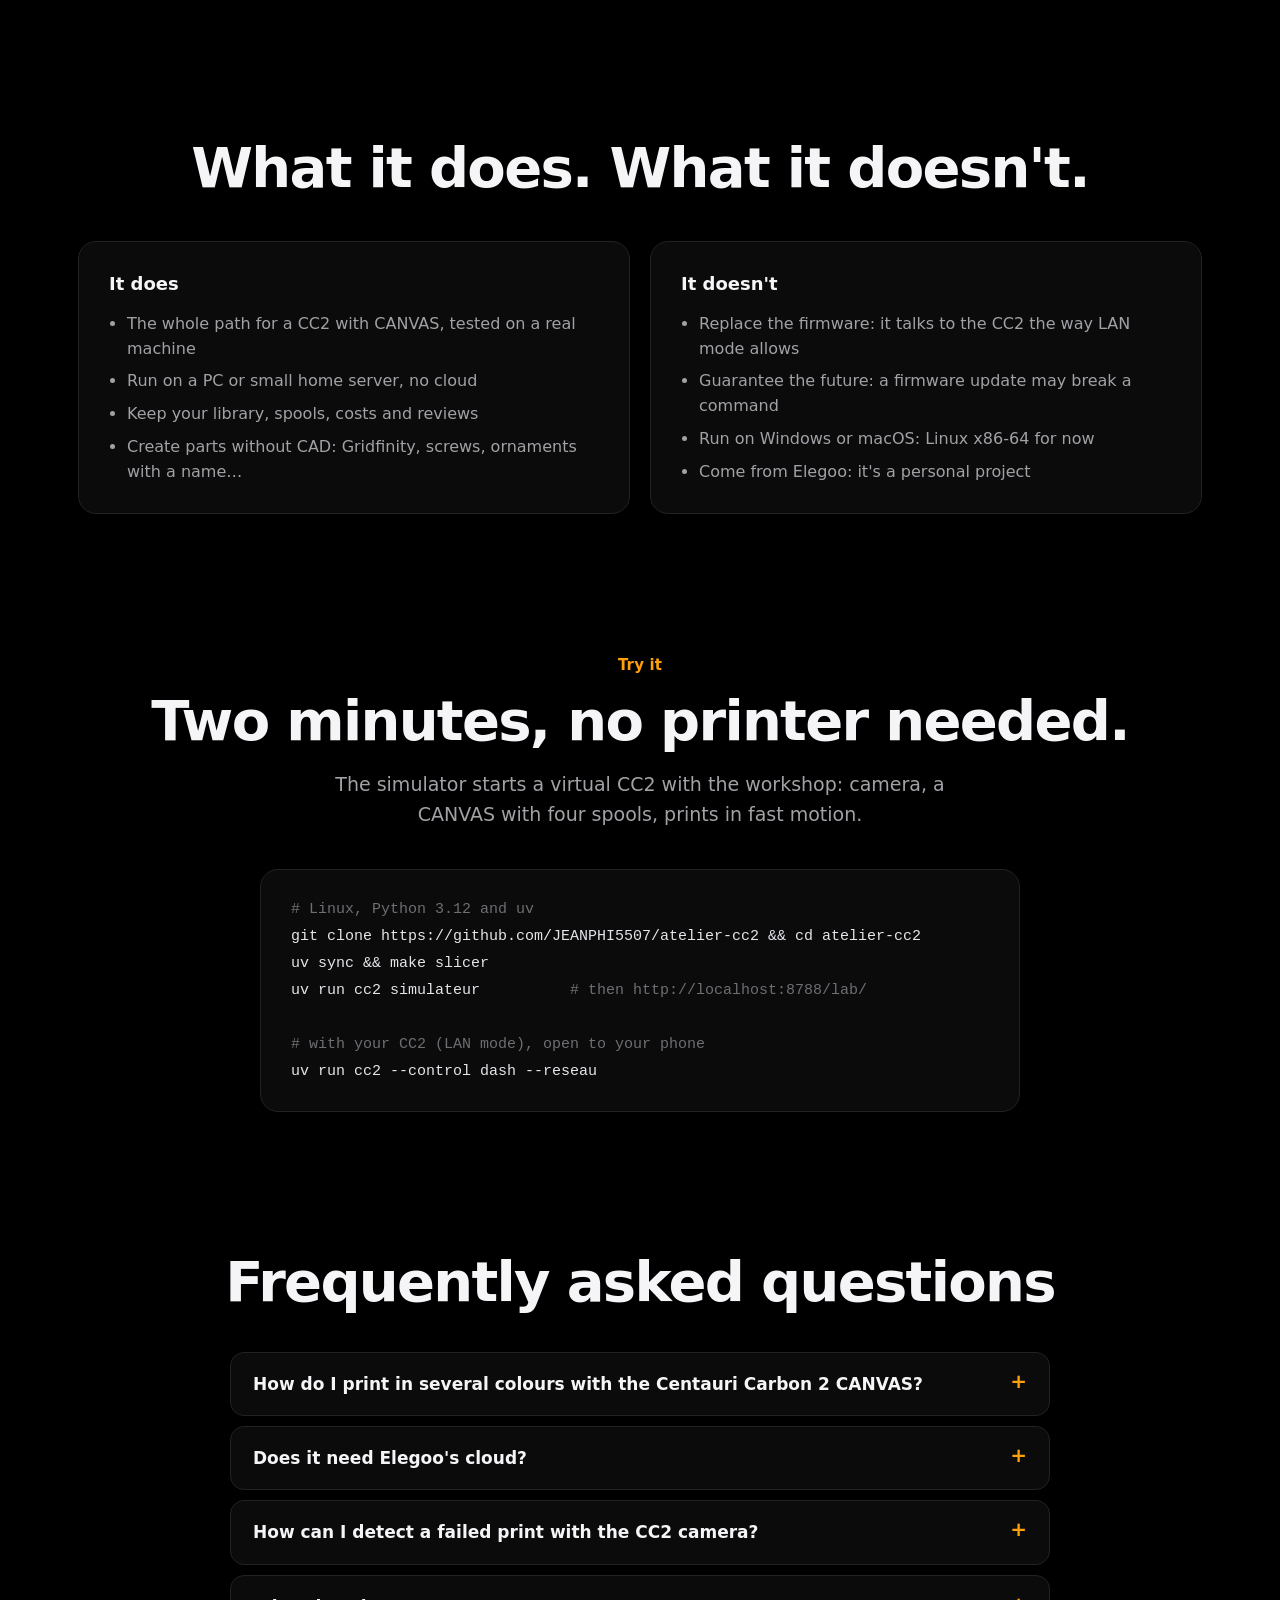
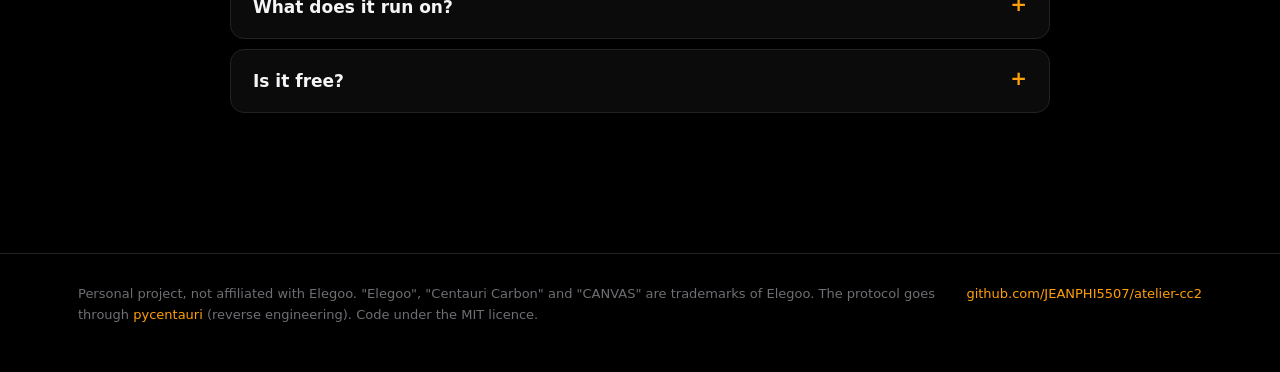
<file: docs/en.html>
<!doctype html>
<html lang="en">
<head>
<meta charset="utf-8">
<meta name="viewport" content="width=device-width, initial-scale=1">
<title>Atelier CC2 – web workshop for the Elegoo Centauri Carbon 2 and CANVAS</title>
<meta name="description" content="Open-source web workshop for the Elegoo Centauri Carbon 2 and its CANVAS: 4-spool multicolour printing, OrcaSlicer slicing, AI failed-print detection from the camera, layer-by-layer monitoring, tablet dashboard and phone alerts. Free, no cloud.">
<meta name="theme-color" content="#000000">
<link rel="canonical" href="https://jeanphi5507.github.io/atelier-cc2/en.html">
<link rel="alternate" hreflang="en" href="https://jeanphi5507.github.io/atelier-cc2/en.html">
<link rel="alternate" hreflang="fr" href="https://jeanphi5507.github.io/atelier-cc2/">
<link rel="alternate" hreflang="x-default" href="https://jeanphi5507.github.io/atelier-cc2/en.html">
<meta name="robots" content="index, follow">
<meta property="og:type" content="website">
<meta property="og:site_name" content="Atelier CC2">
<meta property="og:title" content="Atelier CC2 – web workshop for the Elegoo Centauri Carbon 2 and CANVAS">
<meta property="og:description" content="Prepare, print and follow every layer of your Centauri Carbon 2: CANVAS multicolour, OrcaSlicer, AI camera, tablet, alerts.">
<meta property="og:url" content="https://jeanphi5507.github.io/atelier-cc2/en.html">
<meta property="og:image" content="https://jeanphi5507.github.io/atelier-cc2/og.jpg">
<meta property="og:image:width" content="1200">
<meta property="og:image:height" content="630">
<meta property="og:locale" content="en_GB">
<meta property="og:locale:alternate" content="fr_FR">
<meta name="twitter:card" content="summary_large_image">
<meta name="twitter:title" content="Atelier CC2 – web workshop for the Elegoo Centauri Carbon 2 and CANVAS">
<meta name="twitter:description" content="Prepare, print and follow every layer of your Centauri Carbon 2: CANVAS multicolour, OrcaSlicer, AI camera, tablet, alerts.">
<meta name="twitter:image" content="https://jeanphi5507.github.io/atelier-cc2/og.jpg">
<link rel="icon" href="data:image/svg+xml,%3Csvg xmlns='http://www.w3.org/2000/svg' viewBox='0 0 32 32'%3E%3Crect width='32' height='32' rx='8' fill='%23ff9f0a'/%3E%3Cpath d='M16 7 7 12l9 5 9-5-9-5Zm-9 9 9 5 9-5M7 20l9 5 9-5' fill='none' stroke='%23fff' stroke-width='2' stroke-linejoin='round'/%3E%3C/svg%3E">
<script type="application/ld+json">[{"@context": "https://schema.org", "@type": "SoftwareApplication", "name": "Atelier CC2", "url": "https://jeanphi5507.github.io/atelier-cc2/en.html", "description": "Open-source web workshop for the Elegoo Centauri Carbon 2 and its CANVAS: 4-spool multicolour printing, OrcaSlicer slicing, AI failed-print detection from the camera, layer-by-layer monitoring, tablet dashboard and phone alerts. Free, no cloud.", "applicationCategory": "UtilitiesApplication", "operatingSystem": "Linux", "softwareRequirements": "Python 3.12, OrcaSlicer", "license": "https://opensource.org/licenses/MIT", "codeRepository": "https://github.com/JEANPHI5507/atelier-cc2", "inLanguage": "en", "image": "https://jeanphi5507.github.io/atelier-cc2/og.jpg", "offers": {"@type": "Offer", "price": "0", "priceCurrency": "EUR"}, "author": {"@type": "Person", "name": "JEANPHI5507", "url": "https://github.com/JEANPHI5507"}}, {"@context": "https://schema.org", "@type": "FAQPage", "inLanguage": "en", "mainEntity": [{"@type": "Question", "name": "How do I print in several colours with the Centauri Carbon 2 CANVAS?", "acceptedAnswer": {"@type": "Answer", "text": "Drop a coloured model (3MF, GLB, OBJ) into the workshop: each colour is mapped to the closest spool loaded in the CANVAS, the purge is sized for each colour change, then OrcaSlicer slices with the CC2 profiles."}}, {"@type": "Question", "name": "Does it need Elegoo's cloud?", "acceptedAnswer": {"@type": "Answer", "text": "No. The workshop talks to the printer over the local network (LAN mode), and the camera AI runs on your own machine: no image leaves your home."}}, {"@type": "Question", "name": "How can I detect a failed print with the CC2 camera?", "acceptedAnswer": {"@type": "Answer", "text": "The workshop analyses one image every 10 seconds with Obico's free model (The Spaghetti Detective). It warns at the slightest doubt, and can pause the print when it is sure."}}, {"@type": "Question", "name": "What does it run on?", "acceptedAnswer": {"@type": "Answer", "text": "A Linux x86-64 PC or small home server, with Python 3.12. You open it from a browser, a phone (installable app) or a tablet. A simulator lets you try it without a printer. The interface is in English and French."}}, {"@type": "Question", "name": "Is it free?", "acceptedAnswer": {"@type": "Answer", "text": "Yes, the code is open source (MIT licence). It is not an Elegoo product: it is a personal project."}}]}]</script>
<style>
  :root {
    --bg: #000; --surface: #0b0b0c; --raised: #161618; --line: #222224; --line-strong: #3a3a3c;
    --txt: #f5f5f7; --dim: #a1a1a6; --faint: #6e6e73; --acc: #ff9f0a; --acc-ink: #1f1300;
  }
  * { box-sizing: border-box; }
  html { scroll-behavior: smooth; }
  body { margin: 0; background: var(--bg); color: var(--txt); font: 17px/1.55 -apple-system, BlinkMacSystemFont, "SF Pro Text", Inter, "Segoe UI", system-ui, sans-serif; -webkit-font-smoothing: antialiased; overflow-x: hidden; }
  img { display: block; max-width: 100%; }
  a { color: var(--acc); text-decoration: none; } a:hover { text-decoration: underline; }
  .wrap { max-width: 1180px; margin: 0 auto; padding: 0 28px; }

  /* top bar */
  .top { position: sticky; top: 0; z-index: 10; background: rgba(0,0,0,.72); backdrop-filter: saturate(180%) blur(18px); border-bottom: 1px solid rgba(255,255,255,.06); }
  .top .wrap { display: flex; align-items: center; height: 52px; gap: 10px; }
  .logo { width: 26px; height: 26px; border-radius: 7px; background: linear-gradient(135deg, var(--acc), #ff4d2f); display: grid; place-items: center; }
  .logo svg { width: 15px; height: 15px; fill: none; stroke: #fff; stroke-width: 2.2; stroke-linejoin: round; }
  .top b { font-size: 14px; font-weight: 600; }
  .top nav { margin-left: auto; display: flex; gap: 26px; font-size: 13px; }
  .top nav a { color: var(--dim); } .top nav a:hover { color: var(--txt); text-decoration: none; }
  .top nav a.lang { color: var(--txt); border: 1px solid var(--line-strong); border-radius: 999px; padding: 2px 10px; }

  /* hero */
  .hero { text-align: center; padding: 96px 0 0; }
  .eyebrow { color: var(--acc); font-size: 15px; font-weight: 600; letter-spacing: .01em; margin: 0 0 14px; }
  h1 { font-size: clamp(44px, 7.6vw, 92px); line-height: 1.02; letter-spacing: -.035em; font-weight: 700; margin: 0 auto; max-width: 980px; }
  h1 em { font-style: normal; color: var(--faint); }
  .lead { color: var(--dim); font-size: clamp(18px, 2.2vw, 22px); line-height: 1.45; max-width: 700px; margin: 24px auto 34px; }
  .ctas { display: flex; gap: 14px; justify-content: center; flex-wrap: wrap; }
  .btn { display: inline-flex; align-items: center; gap: 8px; height: 46px; padding: 0 24px; border-radius: 999px; font-size: 16px; font-weight: 600; color: var(--txt); border: 1px solid var(--line-strong); }
  .btn:hover { text-decoration: none; border-color: var(--faint); }
  .btn.primary { background: var(--acc); color: var(--acc-ink); border-color: var(--acc); }
  .btn.primary:hover { filter: brightness(1.07); }
  .btn svg { width: 18px; height: 18px; fill: currentColor; }

  /* devices */
  .stage { position: relative; margin: 72px auto 0; max-width: 1080px; padding-bottom: 40px; }
  .stage::before { content: ""; position: absolute; inset: 12% 8% 0; background: radial-gradient(closest-side, rgba(255,159,10,.20), transparent); filter: blur(40px); z-index: 0; }
  .browser { position: relative; z-index: 1; border-radius: 14px; overflow: hidden; border: 1px solid var(--line-strong); background: var(--surface); box-shadow: 0 40px 120px rgba(0,0,0,.8); }
  .browser .bar { height: 34px; display: flex; align-items: center; gap: 7px; padding: 0 14px; background: #121214; border-bottom: 1px solid var(--line); }
  .browser .bar i { width: 11px; height: 11px; border-radius: 50%; background: #3a3a3c; }
  .browser .bar span { margin: 0 auto; font-size: 12px; color: var(--faint); padding-right: 50px; }
  .phone { position: absolute; z-index: 2; right: -3%; bottom: -2%; width: 16%; min-width: 120px; border-radius: 30px; padding: 7px; background: #1c1c1e; border: 1px solid #3a3a3c; box-shadow: 0 30px 80px rgba(0,0,0,.85); }
  .phone img { border-radius: 24px; }
  .phone::before { content: ""; position: absolute; top: 13px; left: 50%; width: 30%; height: 12px; margin-left: -15%; border-radius: 8px; background: #000; z-index: 1; }

  /* sections */
  section { padding: 140px 0 0; }
  .row { display: grid; grid-template-columns: 1fr 1.25fr; gap: 72px; align-items: center; }
  .row.flip { grid-template-columns: 1.25fr 1fr; } .row.flip .txt { order: 2; }
  h2 { font-size: clamp(34px, 4.6vw, 56px); line-height: 1.06; letter-spacing: -.03em; margin: 0 0 20px; font-weight: 700; }
  .txt p { color: var(--dim); font-size: 19px; margin: 0 0 24px; max-width: 520px; }
  .txt p.eyebrow, .center p.eyebrow { color: var(--acc); font-size: 15px; margin: 0 0 14px; }
  .ticks { list-style: none; padding: 0; margin: 0; display: grid; gap: 12px; }
  .ticks li { display: flex; gap: 12px; align-items: baseline; color: var(--txt); font-size: 16px; }
  .ticks li::before { content: ""; flex: none; width: 7px; height: 7px; border-radius: 50%; background: var(--acc); transform: translateY(-2px); }
  .shot { border-radius: 14px; overflow: hidden; border: 1px solid var(--line-strong); box-shadow: 0 30px 90px rgba(0,0,0,.7); }
  .cap { margin-top: 12px; font-size: 13px; color: var(--faint); }
  .live { position: relative; }
  .live .tag { position: absolute; top: 14px; left: 14px; display: inline-flex; align-items: center; gap: 7px; padding: 5px 10px; border-radius: 999px; background: rgba(0,0,0,.65); backdrop-filter: blur(6px); font-size: 12px; font-weight: 600; }
  .live .tag i { width: 7px; height: 7px; border-radius: 50%; background: #ff453a; box-shadow: 0 0 0 3px rgba(255,69,58,.25); }

  .duo { display: grid; grid-template-columns: 2.1fr 1fr; gap: 28px; align-items: end; margin-top: 56px; }
  .tablet { border-radius: 26px; padding: 12px; background: #1c1c1e; border: 1px solid #3a3a3c; box-shadow: 0 30px 90px rgba(0,0,0,.7); }
  .tablet img { border-radius: 16px; }
  .duo .phone { position: relative; right: auto; bottom: auto; width: 100%; min-width: 0; max-width: 260px; justify-self: center; border-radius: 34px; padding: 9px; } .duo .phone img { border-radius: 27px; }
  .center { text-align: center; } .center p { margin-left: auto; margin-right: auto; }
  .center .txt p, .lede { color: var(--dim); font-size: 19px; max-width: 640px; margin: 0 auto; }

  .honest { display: grid; grid-template-columns: 1fr 1fr; gap: 20px; margin-top: 44px; }
  .honest > div { border: 1px solid var(--line); border-radius: 18px; padding: 28px 30px; background: var(--surface); text-align: left; }
  .honest h3 { margin: 0 0 14px; font-size: 18px; } .honest ul { margin: 0; padding-left: 18px; color: var(--dim); display: grid; gap: 8px; font-size: 16px; }

  pre { margin: 40px auto 0; max-width: 760px; text-align: left; background: var(--surface); border: 1px solid var(--line); border-radius: 18px; padding: 26px 30px; overflow-x: auto; font: 15px/1.8 ui-monospace, "SF Mono", Menlo, Consolas, monospace; color: #e5e5ea; }
  pre .c { color: var(--faint); }

  .faq { max-width: 820px; margin: 40px auto 0; text-align: left; display: grid; gap: 10px; }
  .faq details { border: 1px solid var(--line); border-radius: 14px; background: var(--surface); padding: 18px 22px; }
  .faq summary { cursor: pointer; font-weight: 600; font-size: 17px; list-style: none; display: flex; justify-content: space-between; gap: 16px; }
  .faq summary::after { content: "+"; color: var(--acc); font-size: 20px; line-height: 1; }
  .faq details[open] summary::after { content: "−"; }
  .faq details p { color: var(--dim); margin: 12px 0 0; font-size: 16px; }
  footer { margin-top: 140px; border-top: 1px solid var(--line); padding: 30px 0 46px; color: var(--faint); font-size: 13px; line-height: 1.6; }
  footer .wrap { display: grid; grid-template-columns: 1fr auto; gap: 24px; }

  @media (max-width: 900px) {
    .row, .row.flip { grid-template-columns: 1fr; gap: 36px; } .row.flip .txt { order: 0; }
    section { padding-top: 100px; }
    .honest { grid-template-columns: 1fr; }
    .duo { grid-template-columns: 1fr; } .duo .phone { max-width: 260px; }
    footer .wrap { grid-template-columns: 1fr; }
  }
  @media (max-width: 600px) {
    .wrap { padding: 0 16px; } .top nav { gap: 16px; } .top nav .opt { display: none; }
    .hero { padding-top: 64px; } .stage { margin-top: 48px; padding-bottom: 70px; }
    .phone { width: 28%; min-width: 90px; right: -2%; border-radius: 18px; padding: 4px; } .phone img { border-radius: 14px; } .phone::before { top: 7px; height: 7px; }
    .browser .bar { height: 26px; } .browser .bar span { display: none; }
    .btn { width: 100%; justify-content: center; }
    .txt p, .lede { font-size: 17px; }
    pre { font-size: 13px; padding: 20px; }
  }
</style>
</head>
<body>
<header class="top">
  <div class="wrap">
    <span class="logo"><svg viewBox="0 0 24 24"><path d="M12 3 3 8l9 5 9-5-9-5Zm-9 9 9 5 9-5M3 16l9 5 9-5"/></svg></span>
    <b>Atelier CC2</b>
    <nav><a class="opt" href="#preparer">Prepare</a><a class="opt" href="#suivre">Monitor</a><a href="#essayer">Try it</a><a href="https://github.com/JEANPHI5507/atelier-cc2">GitHub</a><a class="lang" href="index.html" hreflang="fr" lang="fr">FR</a></nav>
  </div>
</header>

<main>
  <div class="wrap hero">
    <p class="eyebrow">For the Elegoo Centauri Carbon 2 and its CANVAS</p>
    <h1>Prepare. Print.<br><em>Follow every layer.</em></h1>
    <p class="lead">An open-source workshop that runs at home: from a four-colour model to the part on the plate,
      from your PC, your phone or a tablet on the wall. <span style="color:var(--faint)">In English and French.</span></p>
    <div class="ctas">
      <a class="btn primary" href="#essayer">Try it without a printer</a>
      <a class="btn" href="https://github.com/JEANPHI5507/atelier-cc2"><svg viewBox="0 0 16 16"><path d="M8 0C3.58 0 0 3.58 0 8c0 3.54 2.29 6.53 5.47 7.59.4.07.55-.17.55-.38 0-.19-.01-.82-.01-1.49-2.01.37-2.53-.49-2.69-.94-.09-.23-.48-.94-.82-1.13-.28-.15-.68-.52-.01-.53.63-.01 1.08.58 1.23.82.72 1.21 1.87.87 2.33.66.07-.52.28-.87.51-1.07-1.78-.2-3.64-.89-3.64-3.95 0-.87.31-1.59.82-2.15-.08-.2-.36-1.02.08-2.12 0 0 .67-.21 2.2.82.64-.18 1.32-.27 2-.27.68 0 1.36.09 2 .27 1.53-1.04 2.2-.82 2.2-.82.44 1.1.16 1.92.08 2.12.51.56.82 1.27.82 2.15 0 3.07-1.87 3.75-3.65 3.95.29.25.54.73.54 1.48 0 1.07-.01 1.93-.01 2.2 0 .21.15.46.55.38A8.01 8.01 0 0 0 16 8c0-4.42-3.58-8-8-8Z"/></svg>Source code</a>
    </div>
    <div class="stage">
      <div class="browser"><div class="bar"><i></i><i></i><i></i><span>atelier · Printer tab</span></div>
        <img src="suivi.jpg" alt="The Printer tab during a real four-colour print: progress, current and upcoming colour, camera, CANVAS spools, layer-by-layer view" width="1092" height="1070"></div>
      <div class="phone"><img src="telephone.jpg" alt="The same monitoring on a phone: camera, progress and current colour" width="412" height="658"></div>
    </div>
  </div>

  <section id="preparer">
    <div class="wrap row">
      <div class="txt">
        <p class="eyebrow">Prepare</p>
        <h2>Your model, in your spools' colours.</h2>
        <p>Drop an STL, a 3MF or an AI-generated model. The workshop maps each colour to a CANVAS spool,
          sizes it and picks the best face to lay it on.</p>
        <ul class="ticks">
          <li>"Optimise for the CC2": repair, size, position, supports</li>
          <li>Purge sized for each colour change, no marbling</li>
          <li>Sliced by OrcaSlicer with the CC2 profiles</li>
        </ul>
      </div>
      <div><div class="shot"><img src="preparer.jpg" alt="A four-colour Santa on the CC2 build plate, each colour mapped to a Silk spool" width="822" height="1050"></div></div>
    </div>
  </section>

  <section id="suivre">
    <div class="wrap row flip">
      <div class="txt">
        <p class="eyebrow">Monitor</p>
        <h2>Every layer, every colour.</h2>
        <p>The live camera, the part growing in 3D, the current colour and the next ones with their delay.
          An AI watches the camera and pauses if it sees spaghetti.</p>
        <ul class="ticks">
          <li>Notified at the end, then when the plate is cold</li>
          <li>Timelapse and photo of every print in the gallery</li>
          <li>A review afterwards: the fix is offered next time</li>
        </ul>
      </div>
      <div class="live"><div class="shot"><img src="piece-pere-noel.jpg" alt="The Santa being printed, seen by the CC2 camera" width="800" height="450"></div>
        <span class="tag"><i></i>Workshop camera</span>
        <p class="cap">The Santa from the screenshot, layer 81 of 300, in green, red, white and gold Silk.</p></div>
    </div>
  </section>

  <section>
    <div class="wrap center">
      <p class="eyebrow">Anywhere</p>
      <h2>In your pocket. Or on the wall.</h2>
      <p class="lede">An app to install on your phone, over HTTPS and protected by a code. A dashboard for an old
        tablet, with a cross-section view of the print. Away from home, through Tailscale: no open port.</p>
      <div class="duo">
        <div class="tablet"><img src="tablette.jpg" alt="The dashboard on a tablet: large camera, progress, colours and cross-section view" width="1002" height="750"></div>
        <div class="phone"><img src="telephone.jpg" alt="The workshop on a phone" width="412" height="658"></div>
      </div>
    </div>
  </section>

  <section>
    <div class="wrap center">
      <h2>What it does. What it doesn't.</h2>
      <div class="honest">
        <div><h3>It does</h3><ul>
          <li>The whole path for a CC2 with CANVAS, tested on a real machine</li>
          <li>Run on a PC or small home server, no cloud</li>
          <li>Keep your library, spools, costs and reviews</li>
          <li>Create parts without CAD: Gridfinity, screws, ornaments with a name…</li>
        </ul></div>
        <div><h3>It doesn't</h3><ul>
          <li>Replace the firmware: it talks to the CC2 the way LAN mode allows</li>
          <li>Guarantee the future: a firmware update may break a command</li>
          <li>Run on Windows or macOS: Linux x86-64 for now</li>
          <li>Come from Elegoo: it's a personal project</li>
        </ul></div>
      </div>
    </div>
  </section>

  <section id="essayer">
    <div class="wrap center">
      <p class="eyebrow">Try it</p>
      <h2>Two minutes, no printer needed.</h2>
      <p class="lede">The simulator starts a virtual CC2 with the workshop: camera, a CANVAS with four spools, prints in fast motion.</p>
      <pre><span class="c"># Linux, Python 3.12 and uv</span>
git clone https://github.com/JEANPHI5507/atelier-cc2 && cd atelier-cc2
uv sync && make slicer
uv run cc2 simulateur          <span class="c"># then http://localhost:8788/lab/</span>

<span class="c"># with your CC2 (LAN mode), open to your phone</span>
uv run cc2 --control dash --reseau</pre>
    </div>
  </section>
  <section id="faq">
    <div class="wrap center">
      <h2>Frequently asked questions</h2>
      <div class="faq">
        <details><summary>How do I print in several colours with the Centauri Carbon 2 CANVAS?</summary><p>Drop a coloured model (3MF, GLB, OBJ) into the workshop: each colour is mapped to the closest spool loaded in the CANVAS, the purge is sized for each colour change, then OrcaSlicer slices with the CC2 profiles.</p></details>
        <details><summary>Does it need Elegoo's cloud?</summary><p>No. The workshop talks to the printer over the local network (LAN mode), and the camera AI runs on your own machine: no image leaves your home.</p></details>
        <details><summary>How can I detect a failed print with the CC2 camera?</summary><p>The workshop analyses one image every 10 seconds with Obico's free model (The Spaghetti Detective). It warns at the slightest doubt, and can pause the print when it is sure.</p></details>
        <details><summary>What does it run on?</summary><p>A Linux x86-64 PC or small home server, with Python 3.12. You open it from a browser, a phone (installable app) or a tablet. A simulator lets you try it without a printer. The interface is in English and French.</p></details>
        <details><summary>Is it free?</summary><p>Yes, the code is open source (MIT licence). It is not an Elegoo product: it is a personal project.</p></details>
      </div>
    </div>
  </section>
</main>

<footer>
  <div class="wrap">
    <span>Personal project, not affiliated with Elegoo. "Elegoo", "Centauri Carbon" and "CANVAS" are trademarks of Elegoo.
      The protocol goes through <a href="https://github.com/bjan/pycentauri">pycentauri</a> (reverse engineering). Code under the MIT licence.</span>
    <a href="https://github.com/JEANPHI5507/atelier-cc2">github.com/JEANPHI5507/atelier-cc2</a>
  </div>
</footer>
</body>
</html>
</file>
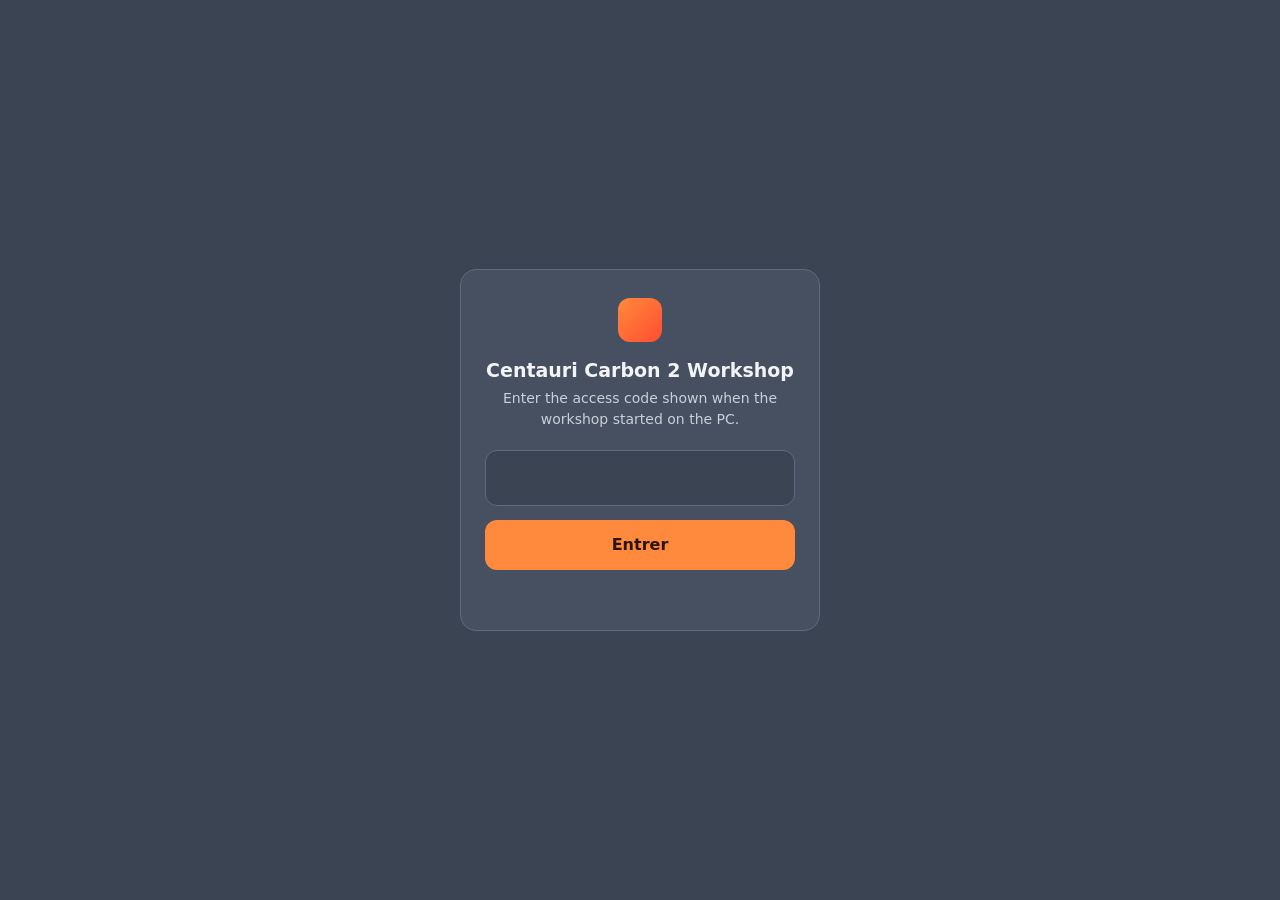
<file: src/elegoo_lab/web/login.html>
<!doctype html>
<html lang="fr" translate="no">
<head>
<meta name="google" content="notranslate">
<script src="js/i18n.js"></script>
<meta charset="utf-8">
<meta name="viewport" content="width=device-width, initial-scale=1">
<title>Atelier Centauri Carbon 2</title>
<link rel="manifest" href="manifest.webmanifest">
<meta name="theme-color" content="#465060">
<link rel="icon" type="image/png" href="icons/favicon.png">
<link rel="apple-touch-icon" href="icons/apple-touch-icon.png">
<meta name="apple-mobile-web-app-capable" content="yes">
<style>
  :root { --bg: #3b4452; --surface: #465060; --line: #5e6a7c; --txt: #f2f4f7; --dim: #c9d0da; --acc: #ff8a3d; --bad: #ff8589; }
  * { box-sizing: border-box; }
  body { margin: 0; min-height: 100vh; display: grid; place-items: center; background: var(--bg); color: var(--txt);
         font: 16px/1.5 Inter, ui-sans-serif, system-ui, -apple-system, "Segoe UI", sans-serif; padding: 16px; }
  .card { width: min(360px, 100%); background: var(--surface); border: 1px solid var(--line); border-radius: 16px; padding: 28px 24px; text-align: center; }
  .logo { width: 44px; height: 44px; border-radius: 12px; margin: 0 auto 14px; background: linear-gradient(135deg, var(--acc), #ff4d2f); }
  h1 { font-size: 19px; margin: 0 0 4px; } p { color: var(--dim); margin: 0 0 20px; font-size: 14px; }
  input { width: 100%; height: 56px; text-align: center; font-size: 28px; letter-spacing: .35em; border-radius: 12px; border: 1px solid var(--line);
          background: var(--bg); color: var(--txt); outline: none; }
  input:focus { border-color: var(--acc); }
  button { font: inherit; width: 100%; height: 50px; margin-top: 14px; border: 0; border-radius: 12px; background: var(--acc); color: #2a1404; font-size: 16px; font-weight: 650; }
  .err { color: var(--bad); min-height: 22px; margin-top: 10px; font-size: 14px; }
</style>
</head>
<body>
  <form class="card" id="f">
    <div class="logo"></div>
    <h1>Atelier Centauri Carbon 2</h1>
    <p>Saisis le code d'accès affiché au lancement de l'atelier sur le PC.</p>
    <input id="code" inputmode="numeric" autocomplete="one-time-code" pattern="[0-9]*" maxlength="12" aria-label="Code d'accès" autofocus>
    <button>Entrer</button>
    <div class="err" id="err" role="alert"></div>
  </form>
<script>
document.getElementById('f').onsubmit = async ev => {
  ev.preventDefault();
  const r = await fetch('/lab/api/login', { method: 'POST', headers: { 'Content-Type': 'application/json' }, body: JSON.stringify({ code: document.getElementById('code').value }) });
  if (r.ok) { location.href = '/lab/'; return; }
  document.getElementById('err').textContent = (await r.json().catch(() => ({}))).detail || 'Erreur';
  document.getElementById('code').select();
};
</script>
</body>
</html>
</file>
<file: maquette/style.css>
:root[data-theme="sombre"] {
  --bg: #000000; --surface: #0b0b0d; --raised: #17171a;
  --line: #232327; --line2: #3a3a40;
  --txt: #ffffff; --dim: #a9a9b0; --faint: #7c7c85;
  --acc: #ff9f0a; --acc-ink: #1f1300; --acc-soft: rgba(255,159,10,.15);
  --ok: #30d158; --warn: #ffd60a; --bad: #ff453a;
  --shadow: 0 18px 50px rgba(0,0,0,.55);
}
:root[data-theme="clair"] {
  --bg: #f4f1ea; --surface: #ffffff; --raised: #f0ece3;
  --line: #ddd6c8; --line2: #c9c1b0;
  --txt: #26221c; --dim: #5c554a; --faint: #8a8172;
  --acc: #c4531a; --acc-ink: #fff7f0; --acc-soft: rgba(196,83,26,.12);
  --ok: #1d8a44; --warn: #a87a00; --bad: #c92a1e;
  --shadow: 0 14px 40px rgba(90,75,50,.18);
}

* { box-sizing: border-box; }
html, body { margin: 0; height: 100%; }
body {
  background: var(--bg); color: var(--txt);
  font: 14.5px/1.45 -apple-system, BlinkMacSystemFont, "Segoe UI", Roboto, "Helvetica Neue", Arial, sans-serif;
  transition: background .25s, color .25s;
}
svg.i { width: 18px; height: 18px; flex: none; fill: none; stroke: currentColor; stroke-width: 1.8; stroke-linecap: round; stroke-linejoin: round; }
svg.i.big { width: 44px; height: 44px; stroke-width: 1.4; }
.grow { flex: 1; }
.note { color: var(--faint); margin: 4px 0 0; }

.app { display: grid; grid-template-columns: 236px minmax(0, 1fr); height: 100vh; }

.side {
  display: flex; flex-direction: column; gap: 14px; padding: 16px 12px;
  background: var(--surface); border-right: 1px solid var(--line);
}
.brand { display: flex; align-items: center; gap: 10px; padding: 2px 8px; font-weight: 700; font-size: 15.5px; }
.logo { width: 30px; height: 30px; border-radius: 9px; background: linear-gradient(135deg, var(--acc), #ff4d2f); display: grid; place-items: center; color: #fff; }
.logo svg.i { width: 16px; height: 16px; }
.nav { display: flex; flex-direction: column; gap: 3px; }
.nav-i {
  display: flex; align-items: center; gap: 11px; width: 100%; padding: 9px 11px;
  border: 0; border-radius: 10px; background: none; color: var(--dim);
  font: inherit; font-weight: 550; cursor: pointer; text-align: left; transition: background .15s, color .15s;
}
.nav-i:hover { background: var(--raised); color: var(--txt); }
.nav-i.on { background: var(--acc-soft); color: var(--acc); }
.side-card {
  margin-top: auto; display: flex; gap: 10px; align-items: center;
  border: 1px solid var(--line); border-radius: 12px; padding: 10px 12px; background: var(--bg);
}
.side-card b { display: block; font-size: 13px; }
.side-card small { color: var(--faint); font-size: 11.5px; }
.led { width: 10px; height: 10px; border-radius: 50%; background: var(--ok); flex: none; box-shadow: 0 0 8px var(--ok); }

.main { display: flex; flex-direction: column; min-width: 0; }
.top {
  display: flex; align-items: center; gap: 10px; padding: 12px 18px;
  border-bottom: 1px solid var(--line); background: var(--surface);
}
.search {
  display: flex; align-items: center; gap: 8px; width: min(340px, 40vw);
  background: var(--bg); border: 1px solid var(--line); border-radius: 10px; padding: 8px 12px; color: var(--faint);
}
.search input { border: 0; outline: 0; background: none; color: var(--txt); font: inherit; width: 100%; }
.clock { color: var(--faint); font-size: 12.5px; font-variant-numeric: tabular-nums; }
.btn {
  display: inline-flex; align-items: center; gap: 8px; height: 36px; padding: 0 14px;
  border-radius: 10px; border: 1px solid var(--line2); background: var(--raised);
  color: var(--txt); font: inherit; font-weight: 600; cursor: pointer; transition: transform .12s, background .15s;
}
.btn:hover { transform: translateY(-1px); }
.btn:active { transform: translateY(0); }
.btn.primary { background: var(--acc); border-color: transparent; color: var(--acc-ink); }
.btn.ghost { background: none; border-color: transparent; color: var(--dim); position: relative; }
.btn.ghost:hover { color: var(--txt); background: var(--raised); }
.bell .badge {
  position: absolute; top: -3px; right: -3px; min-width: 16px; height: 16px; padding: 0 4px;
  border-radius: 99px; background: var(--bad); color: #fff; font-size: 10.5px; font-weight: 700;
  display: grid; place-items: center;
}

.content { padding: 18px; overflow: auto; }
.tab { display: none; flex-direction: column; gap: 14px; }
.tab.on { display: flex; }

.card {
  background: var(--surface); border: 1px solid var(--line); border-radius: 16px;
  box-shadow: var(--shadow); transition: transform .15s, border-color .15s;
}
.card:hover { transform: translateY(-2px); border-color: var(--line2); }
.card-h { display: flex; align-items: center; gap: 8px; padding: 12px 16px; border-bottom: 1px solid var(--line); font-weight: 650; }
.mini {
  display: grid; place-items: center; width: 30px; height: 30px; border-radius: 8px;
  border: 1px solid var(--line); background: var(--bg); color: var(--dim); cursor: pointer;
}
.mini:hover { color: var(--acc); border-color: var(--acc); }
.pill { font-size: 11px; font-weight: 650; padding: 3px 9px; border-radius: 99px; background: var(--raised); color: var(--dim); border: 1px solid var(--line); }
.pill.ok { color: var(--ok); border-color: var(--ok); background: transparent; }

.hello { display: flex; align-items: center; justify-content: space-between; gap: 16px; padding: 18px 20px; }
.hello h1 { margin: 0; font-size: 22px; }
.ring-wrap { position: relative; width: 84px; height: 84px; flex: none; }
.ring { width: 84px; height: 84px; transform: rotate(-90deg); }
.ring circle { fill: none; stroke-width: 7; }
.ring-bg { stroke: var(--line); }
.ring-fg { stroke: var(--acc); stroke-linecap: round; stroke-dasharray: 100; stroke-dashoffset: 100; transition: stroke-dashoffset 1.4s cubic-bezier(.2,.7,.2,1); }
.ring-wrap b { position: absolute; inset: 0; display: grid; place-items: center; font-size: 17px; }

.kpis { display: grid; grid-template-columns: repeat(auto-fit, minmax(210px, 1fr)); gap: 14px; }
.kpi { padding: 14px 16px; display: flex; flex-direction: column; gap: 8px; }
.kpi-h { display: flex; align-items: center; gap: 8px; color: var(--faint); font-size: 12px; font-weight: 650; text-transform: uppercase; letter-spacing: .06em; }
.kpi-v { font-size: 26px; font-weight: 750; font-variant-numeric: tabular-nums; }
.kpi-v small { color: var(--faint); font-size: 13px; font-weight: 500; }
.kpi-s { font-size: 14px; color: var(--faint); font-weight: 500; margin-left: 6px; }
.bar { height: 6px; border-radius: 99px; background: var(--line); overflow: hidden; }
.bar i { display: block; height: 100%; border-radius: 99px; background: var(--acc); }
.bar i.ok { background: var(--ok); }
.bar.slim { width: 90px; height: 5px; }
.spools { display: flex; gap: 10px; }
.spool { border: 0; background: none; padding: 0; cursor: pointer; display: grid; justify-items: center; gap: 2px; color: var(--dim); font-size: 10.5px; transition: transform .12s; }
.spool:hover { transform: translateY(-2px); color: var(--txt); }
.spool svg { width: 38px; height: 38px; }
.spool .rim { fill: none; stroke: var(--line2); stroke-width: 2; }
.spool .rim.empty { stroke-dasharray: 4 3; }
.spool .hub { fill: var(--surface); stroke: var(--line2); stroke-width: 1.4; }

.grid { display: grid; grid-template-columns: repeat(auto-fit, minmax(330px, 1fr)); gap: 14px; }
.view3d { grid-column: span 2; }
@media (max-width: 1100px) { .view3d { grid-column: span 1; } }
.plate {
  position: relative; height: 280px; margin: 14px 16px 16px; border-radius: 12px; overflow: hidden;
  background:
    linear-gradient(var(--line) 1px, transparent 1px),
    linear-gradient(90deg, var(--line) 1px, transparent 1px),
    radial-gradient(ellipse at 50% 65%, var(--acc-soft), transparent 65%),
    var(--bg);
  background-size: 32px 32px, 32px 32px, 100% 100%, 100% 100%;
  display: grid; place-items: center; perspective: 700px;
  border: 1px solid var(--line);
}
.plate-tag { position: absolute; left: 12px; bottom: 10px; font-size: 11.5px; color: var(--faint); background: var(--surface); border: 1px solid var(--line); padding: 3px 9px; border-radius: 99px; }
.cube3d { position: relative; width: 74px; height: 74px; transform-style: preserve-3d; }
.cube3d i {
  position: absolute; inset: 0; border-radius: 6px;
  background: linear-gradient(135deg, var(--acc), #ff4d2f); opacity: .88;
  border: 1px solid rgba(255,255,255,.28);
}
.cube3d i:nth-child(1) { transform: rotateY(0deg) translateZ(37px); }
.cube3d i:nth-child(2) { transform: rotateY(90deg) translateZ(37px); }
.cube3d i:nth-child(3) { transform: rotateY(180deg) translateZ(37px); }
.cube3d i:nth-child(4) { transform: rotateY(-90deg) translateZ(37px); }
.cube3d i:nth-child(5) { transform: rotateX(90deg) translateZ(37px); }
.cube3d i:nth-child(6) { transform: rotateX(-90deg) translateZ(37px); }

.cam-view { position: relative; height: 170px; margin: 14px 16px 16px; border-radius: 12px; overflow: hidden; border: 1px solid var(--line);
  background: radial-gradient(ellipse at 50% 40%, #101318, #050607 75%); }
.scan { position: absolute; left: 0; right: 0; top: 0; height: 2px; background: var(--acc); opacity: .8; box-shadow: 0 0 12px var(--acc); }
.cam-tag { position: absolute; right: 10px; top: 10px; font-size: 11px; font-weight: 650; color: #fff; background: rgba(255,69,58,.9); padding: 3px 8px; border-radius: 6px; display: flex; align-items: center; gap: 5px; }
.cam-tag::before { content: ""; width: 6px; height: 6px; border-radius: 50%; background: #fff; }
.rec { width: 8px; height: 8px; border-radius: 50%; background: var(--bad); }

.qlist, .flist { list-style: none; margin: 0; padding: 8px 16px 14px; display: flex; flex-direction: column; }
.qlist li { display: flex; align-items: center; gap: 10px; padding: 10px 0; border-bottom: 1px solid var(--line); }
.qlist li:last-child { border-bottom: 0; }
.qlist b, .flist b { font-size: 13.5px; }
.qlist small, .flist small { display: block; color: var(--faint); font-size: 11.5px; }
.st { width: 9px; height: 9px; border-radius: 50%; flex: none; }
.st.run { background: var(--acc); box-shadow: 0 0 8px var(--acc); }
.st.wait { background: var(--warn); }
.st.done { background: var(--ok); }
.qlist .bar { margin-left: auto; }
.flist li { display: flex; gap: 10px; align-items: flex-start; padding: 9px 0; border-bottom: 1px solid var(--line); }
.flist li:last-child { border-bottom: 0; }
.flist .i { margin-top: 2px; }
.acc { color: var(--acc); } .ok-i { color: var(--ok); } .warn-i { color: var(--warn); }

.demo { padding: 60px 20px; display: grid; place-items: center; justify-items: center; gap: 8px; color: var(--dim); text-align: center; }
.demo h2 { margin: 0; color: var(--txt); }

.toasts { position: fixed; right: 18px; bottom: 18px; display: flex; flex-direction: column; gap: 8px; z-index: 50; }
.toast {
  background: var(--raised); color: var(--txt); border: 1px solid var(--line2); border-radius: 12px;
  padding: 11px 16px; font-size: 13.5px; box-shadow: var(--shadow);
  opacity: 0; transform: translateY(8px); transition: opacity .25s, transform .25s;
}
.toast.ok { border-color: var(--ok); }
.toast.show { opacity: 1; transform: none; }

@media (max-width: 900px) {
  .app { grid-template-columns: 64px minmax(0, 1fr); }
  .side { padding: 12px 8px; align-items: center; }
  .brand span, .nav-i span, .side-card div { display: none; }
  .nav-i { justify-content: center; padding: 10px; }
  .side-card { border: 0; background: none; padding: 6px; }
  .search { width: 100%; }
  .btn span, .clock { display: none; }
  .hello { flex-direction: row; }
}
@media (max-width: 600px) {
  .app { grid-template-columns: minmax(0, 1fr); grid-template-rows: minmax(0, 1fr) 58px; }
  .side {
    order: 2; flex-direction: row; align-items: center; gap: 4px; padding: 6px 10px;
    border-right: 0; border-top: 1px solid var(--line);
  }
  .brand, .side-card { display: none; }
  .nav { flex-direction: row; flex: 1; }
  .nav-i { flex: 1; justify-content: center; padding: 9px 0; }
  .top { flex-wrap: wrap; }
  .view3d { grid-column: span 1; }
}

@media (prefers-reduced-motion: no-preference) {
  .cube3d { animation: mq-spin 9s linear infinite; }
  .scan { animation: mq-scan 3.5s linear infinite; }
  .led { animation: mq-pulse 2s ease-in-out infinite; }
  .st.run { animation: mq-pulse 1.6s ease-in-out infinite; }
  @keyframes mq-spin { from { transform: rotateX(-18deg) rotateY(0deg); } to { transform: rotateX(-18deg) rotateY(360deg); } }
  @keyframes mq-scan { 0% { top: 0; opacity: 0; } 12% { opacity: .9; } 88% { opacity: .9; } 100% { top: calc(100% - 2px); opacity: 0; } }
  @keyframes mq-pulse { 0%, 100% { opacity: 1; } 50% { opacity: .45; } }
}
</file>
<file: src/elegoo_lab/web/maquette/style.css>
:root[data-theme="sombre"] {
  --bg: #000000; --surface: #0b0b0d; --raised: #17171a;
  --line: #232327; --line2: #3a3a40;
  --txt: #ffffff; --dim: #a9a9b0; --faint: #7c7c85;
  --acc: #ff9f0a; --acc-ink: #1f1300; --acc-soft: rgba(255,159,10,.15);
  --ok: #30d158; --warn: #ffd60a; --bad: #ff453a;
  --shadow: 0 18px 50px rgba(0,0,0,.55);
}
:root[data-theme="clair"] {
  --bg: #f4f1ea; --surface: #ffffff; --raised: #f0ece3;
  --line: #ddd6c8; --line2: #c9c1b0;
  --txt: #26221c; --dim: #5c554a; --faint: #8a8172;
  --acc: #c4531a; --acc-ink: #fff7f0; --acc-soft: rgba(196,83,26,.12);
  --ok: #1d8a44; --warn: #a87a00; --bad: #c92a1e;
  --shadow: 0 14px 40px rgba(90,75,50,.18);
}

* { box-sizing: border-box; }
html, body { margin: 0; height: 100%; }
body {
  background: var(--bg); color: var(--txt);
  font: 14.5px/1.45 -apple-system, BlinkMacSystemFont, "Segoe UI", Roboto, "Helvetica Neue", Arial, sans-serif;
  transition: background .25s, color .25s;
}
svg.i { width: 18px; height: 18px; flex: none; fill: none; stroke: currentColor; stroke-width: 1.8; stroke-linecap: round; stroke-linejoin: round; }
svg.i.big { width: 44px; height: 44px; stroke-width: 1.4; }
.grow { flex: 1; }
.note { color: var(--faint); margin: 4px 0 0; }

.app { display: grid; grid-template-columns: 236px minmax(0, 1fr); height: 100vh; }

.side {
  display: flex; flex-direction: column; gap: 14px; padding: 16px 12px;
  background: var(--surface); border-right: 1px solid var(--line);
}
.brand { display: flex; align-items: center; gap: 10px; padding: 2px 8px; font-weight: 700; font-size: 15.5px; }
.logo { width: 30px; height: 30px; border-radius: 9px; background: linear-gradient(135deg, var(--acc), #ff4d2f); display: grid; place-items: center; color: #fff; }
.logo svg.i { width: 16px; height: 16px; }
.nav { display: flex; flex-direction: column; gap: 3px; }
.nav-i {
  display: flex; align-items: center; gap: 11px; width: 100%; padding: 9px 11px;
  border: 0; border-radius: 10px; background: none; color: var(--dim);
  font: inherit; font-weight: 550; cursor: pointer; text-align: left; transition: background .15s, color .15s;
}
.nav-i:hover { background: var(--raised); color: var(--txt); }
.nav-i.on { background: var(--acc-soft); color: var(--acc); }
.side-card {
  margin-top: auto; display: flex; gap: 10px; align-items: center;
  border: 1px solid var(--line); border-radius: 12px; padding: 10px 12px; background: var(--bg);
}
.side-card b { display: block; font-size: 13px; }
.side-card small { color: var(--faint); font-size: 11.5px; }
.led { width: 10px; height: 10px; border-radius: 50%; background: var(--ok); flex: none; box-shadow: 0 0 8px var(--ok); }

.main { display: flex; flex-direction: column; min-width: 0; }
.top {
  display: flex; align-items: center; gap: 10px; padding: 12px 18px;
  border-bottom: 1px solid var(--line); background: var(--surface);
}
.search {
  display: flex; align-items: center; gap: 8px; width: min(340px, 40vw);
  background: var(--bg); border: 1px solid var(--line); border-radius: 10px; padding: 8px 12px; color: var(--faint);
}
.search input { border: 0; outline: 0; background: none; color: var(--txt); font: inherit; width: 100%; }
.clock { color: var(--faint); font-size: 12.5px; font-variant-numeric: tabular-nums; }
.btn {
  display: inline-flex; align-items: center; gap: 8px; height: 36px; padding: 0 14px;
  border-radius: 10px; border: 1px solid var(--line2); background: var(--raised);
  color: var(--txt); font: inherit; font-weight: 600; cursor: pointer; transition: transform .12s, background .15s;
}
.btn:hover { transform: translateY(-1px); }
.btn:active { transform: translateY(0); }
.btn.primary { background: var(--acc); border-color: transparent; color: var(--acc-ink); }
.btn.ghost { background: none; border-color: transparent; color: var(--dim); position: relative; }
.btn.ghost:hover { color: var(--txt); background: var(--raised); }
.bell .badge {
  position: absolute; top: -3px; right: -3px; min-width: 16px; height: 16px; padding: 0 4px;
  border-radius: 99px; background: var(--bad); color: #fff; font-size: 10.5px; font-weight: 700;
  display: grid; place-items: center;
}

.content { padding: 18px; overflow: auto; }
.tab { display: none; flex-direction: column; gap: 14px; }
.tab.on { display: flex; }

.card {
  background: var(--surface); border: 1px solid var(--line); border-radius: 16px;
  box-shadow: var(--shadow); transition: transform .15s, border-color .15s;
}
.card:hover { transform: translateY(-2px); border-color: var(--line2); }
.card-h { display: flex; align-items: center; gap: 8px; padding: 12px 16px; border-bottom: 1px solid var(--line); font-weight: 650; }
.mini {
  display: grid; place-items: center; width: 30px; height: 30px; border-radius: 8px;
  border: 1px solid var(--line); background: var(--bg); color: var(--dim); cursor: pointer;
}
.mini:hover { color: var(--acc); border-color: var(--acc); }
.pill { font-size: 11px; font-weight: 650; padding: 3px 9px; border-radius: 99px; background: var(--raised); color: var(--dim); border: 1px solid var(--line); }
.pill.ok { color: var(--ok); border-color: var(--ok); background: transparent; }

.hello { display: flex; align-items: center; justify-content: space-between; gap: 16px; padding: 18px 20px; }
.hello h1 { margin: 0; font-size: 22px; }
.ring-wrap { position: relative; width: 84px; height: 84px; flex: none; }
.ring { width: 84px; height: 84px; transform: rotate(-90deg); }
.ring circle { fill: none; stroke-width: 7; }
.ring-bg { stroke: var(--line); }
.ring-fg { stroke: var(--acc); stroke-linecap: round; stroke-dasharray: 100; stroke-dashoffset: 100; transition: stroke-dashoffset 1.4s cubic-bezier(.2,.7,.2,1); }
.ring-wrap b { position: absolute; inset: 0; display: grid; place-items: center; font-size: 17px; }

.kpis { display: grid; grid-template-columns: repeat(auto-fit, minmax(210px, 1fr)); gap: 14px; }
.kpi { padding: 14px 16px; display: flex; flex-direction: column; gap: 8px; }
.kpi-h { display: flex; align-items: center; gap: 8px; color: var(--faint); font-size: 12px; font-weight: 650; text-transform: uppercase; letter-spacing: .06em; }
.kpi-v { font-size: 26px; font-weight: 750; font-variant-numeric: tabular-nums; }
.kpi-v small { color: var(--faint); font-size: 13px; font-weight: 500; }
.kpi-s { font-size: 14px; color: var(--faint); font-weight: 500; margin-left: 6px; }
.bar { height: 6px; border-radius: 99px; background: var(--line); overflow: hidden; }
.bar i { display: block; height: 100%; border-radius: 99px; background: var(--acc); }
.bar i.ok { background: var(--ok); }
.bar.slim { width: 90px; height: 5px; }
.spark { width: 100%; height: 26px; display: block; }
.spark polyline { fill: none; stroke: var(--acc); stroke-width: 2; stroke-linecap: round; stroke-linejoin: round; stroke-dasharray: 100; stroke-dashoffset: 0; }
.spools { display: flex; gap: 10px; }
.spool { border: 0; background: none; padding: 0; cursor: pointer; display: grid; justify-items: center; gap: 2px; color: var(--dim); font-size: 10.5px; transition: transform .12s; }
.spool:hover { transform: translateY(-2px); color: var(--txt); }
.spool svg { width: 38px; height: 38px; }
.spool .rim { fill: none; stroke: var(--line2); stroke-width: 2; }
.spool .rim.empty { stroke-dasharray: 4 3; }
.spool .hub { fill: var(--surface); stroke: var(--line2); stroke-width: 1.4; }

.grid { display: grid; grid-template-columns: repeat(auto-fit, minmax(330px, 1fr)); gap: 14px; }
.view3d { grid-column: span 2; }
@media (max-width: 1100px) { .view3d { grid-column: span 1; } }
.plate {
  position: relative; height: 280px; margin: 14px 16px 16px; border-radius: 12px; overflow: hidden;
  background:
    linear-gradient(var(--line) 1px, transparent 1px),
    linear-gradient(90deg, var(--line) 1px, transparent 1px),
    radial-gradient(ellipse at 50% 65%, var(--acc-soft), transparent 65%),
    var(--bg);
  background-size: 32px 32px, 32px 32px, 100% 100%, 100% 100%;
  display: grid; place-items: center; perspective: 700px;
  border: 1px solid var(--line);
}
.plate-tag { position: absolute; left: 12px; bottom: 10px; font-size: 11.5px; color: var(--faint); background: var(--surface); border: 1px solid var(--line); padding: 3px 9px; border-radius: 99px; }
.cube3d { position: relative; width: 74px; height: 74px; transform-style: preserve-3d; }
.cube3d i {
  position: absolute; inset: 0; border-radius: 6px;
  background: linear-gradient(135deg, var(--acc), #ff4d2f); opacity: .88;
  border: 1px solid rgba(255,255,255,.28);
}
.cube3d i:nth-child(1) { transform: rotateY(0deg) translateZ(37px); }
.cube3d i:nth-child(2) { transform: rotateY(90deg) translateZ(37px); }
.cube3d i:nth-child(3) { transform: rotateY(180deg) translateZ(37px); }
.cube3d i:nth-child(4) { transform: rotateY(-90deg) translateZ(37px); }
.cube3d i:nth-child(5) { transform: rotateX(90deg) translateZ(37px); }
.cube3d i:nth-child(6) { transform: rotateX(-90deg) translateZ(37px); }

.cam-view { position: relative; height: 170px; margin: 14px 16px 16px; border-radius: 12px; overflow: hidden; border: 1px solid var(--line);
  background: radial-gradient(ellipse at 50% 40%, #101318, #050607 75%); }
.scan { position: absolute; left: 0; right: 0; top: 0; height: 2px; background: var(--acc); opacity: .8; box-shadow: 0 0 12px var(--acc); }
.cam-tag { position: absolute; right: 10px; top: 10px; font-size: 11px; font-weight: 650; color: #fff; background: rgba(255,69,58,.9); padding: 3px 8px; border-radius: 6px; display: flex; align-items: center; gap: 5px; }
.cam-tag::before { content: ""; width: 6px; height: 6px; border-radius: 50%; background: #fff; }
.rec { width: 8px; height: 8px; border-radius: 50%; background: var(--bad); }

.qlist, .flist { list-style: none; margin: 0; padding: 8px 16px 14px; display: flex; flex-direction: column; }
.qlist li { display: flex; align-items: center; gap: 10px; padding: 10px 0; border-bottom: 1px solid var(--line); }
.qlist li:last-child { border-bottom: 0; }
.qlist b, .flist b { font-size: 13.5px; }
.qlist small, .flist small { display: block; color: var(--faint); font-size: 11.5px; }
.st { width: 9px; height: 9px; border-radius: 50%; flex: none; }
.st.run { background: var(--acc); box-shadow: 0 0 8px var(--acc); }
.st.wait { background: var(--warn); }
.st.done { background: var(--ok); }
.qlist .bar { margin-left: auto; }
.flist li { display: flex; gap: 10px; align-items: flex-start; padding: 9px 0; border-bottom: 1px solid var(--line); }
.flist li:last-child { border-bottom: 0; }
.flist .i { margin-top: 2px; }
.acc { color: var(--acc); } .ok-i { color: var(--ok); } .warn-i { color: var(--warn); }

.demo { padding: 60px 20px; display: grid; place-items: center; justify-items: center; gap: 8px; color: var(--dim); text-align: center; }
.demo h2 { margin: 0; color: var(--txt); }

.toasts { position: fixed; right: 18px; bottom: 18px; display: flex; flex-direction: column; gap: 8px; z-index: 50; }
.toast {
  background: var(--raised); color: var(--txt); border: 1px solid var(--line2); border-radius: 12px;
  padding: 11px 16px; font-size: 13.5px; box-shadow: var(--shadow);
  opacity: 0; transform: translateY(8px); transition: opacity .25s, transform .25s;
}
.toast.ok { border-color: var(--ok); }
.toast.show { opacity: 1; transform: none; }

@media (max-width: 900px) {
  .app { grid-template-columns: 64px minmax(0, 1fr); }
  .side { padding: 12px 8px; align-items: center; }
  .brand span, .nav-i span, .side-card div { display: none; }
  .nav-i { justify-content: center; padding: 10px; }
  .side-card { border: 0; background: none; padding: 6px; }
  .search { width: 100%; }
  .btn span, .clock { display: none; }
  .hello { flex-direction: row; }
}
@media (max-width: 600px) {
  .app { grid-template-columns: minmax(0, 1fr); grid-template-rows: minmax(0, 1fr) 58px; }
  .side {
    order: 2; flex-direction: row; align-items: center; gap: 4px; padding: 6px 10px;
    border-right: 0; border-top: 1px solid var(--line);
  }
  .brand, .side-card { display: none; }
  .nav { flex-direction: row; flex: 1; }
  .nav-i { flex: 1; justify-content: center; padding: 9px 0; }
  .top { flex-wrap: wrap; }
  .view3d { grid-column: span 1; }
}

@media (prefers-reduced-motion: no-preference) {
  .cube3d { animation: mq-spin 9s linear infinite; }
  .scan { animation: mq-scan 3.5s linear infinite; }
  .led { animation: mq-pulse 2s ease-in-out infinite; }
  .st.run { animation: mq-pulse 1.6s ease-in-out infinite; }
  .spark polyline { animation: mq-draw 1.8s ease-out both; }
  @keyframes mq-draw { from { stroke-dashoffset: 100; } to { stroke-dashoffset: 0; } }
  @keyframes mq-spin { from { transform: rotateX(-18deg) rotateY(0deg); } to { transform: rotateX(-18deg) rotateY(360deg); } }
  @keyframes mq-scan { 0% { top: 0; opacity: 0; } 12% { opacity: .9; } 88% { opacity: .9; } 100% { top: calc(100% - 2px); opacity: 0; } }
  @keyframes mq-pulse { 0%, 100% { opacity: 1; } 50% { opacity: .45; } }
}
</file>
